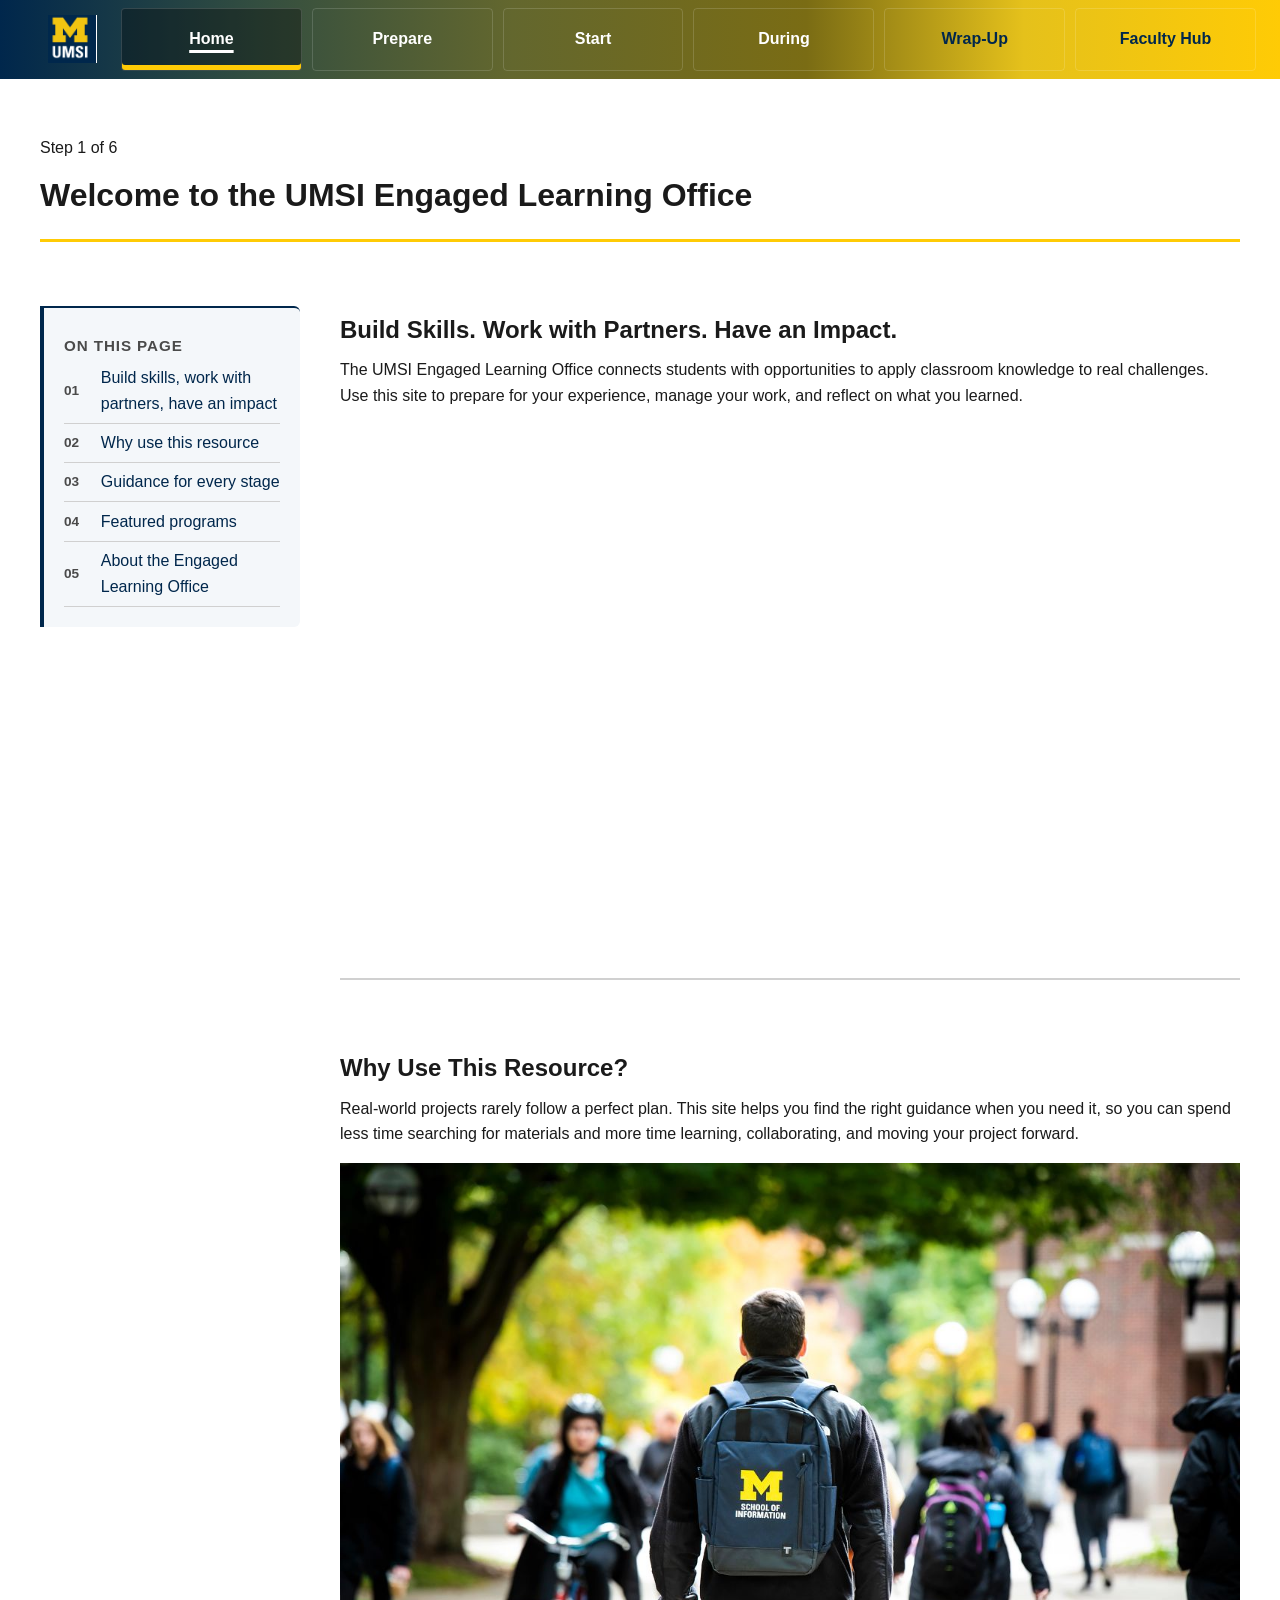
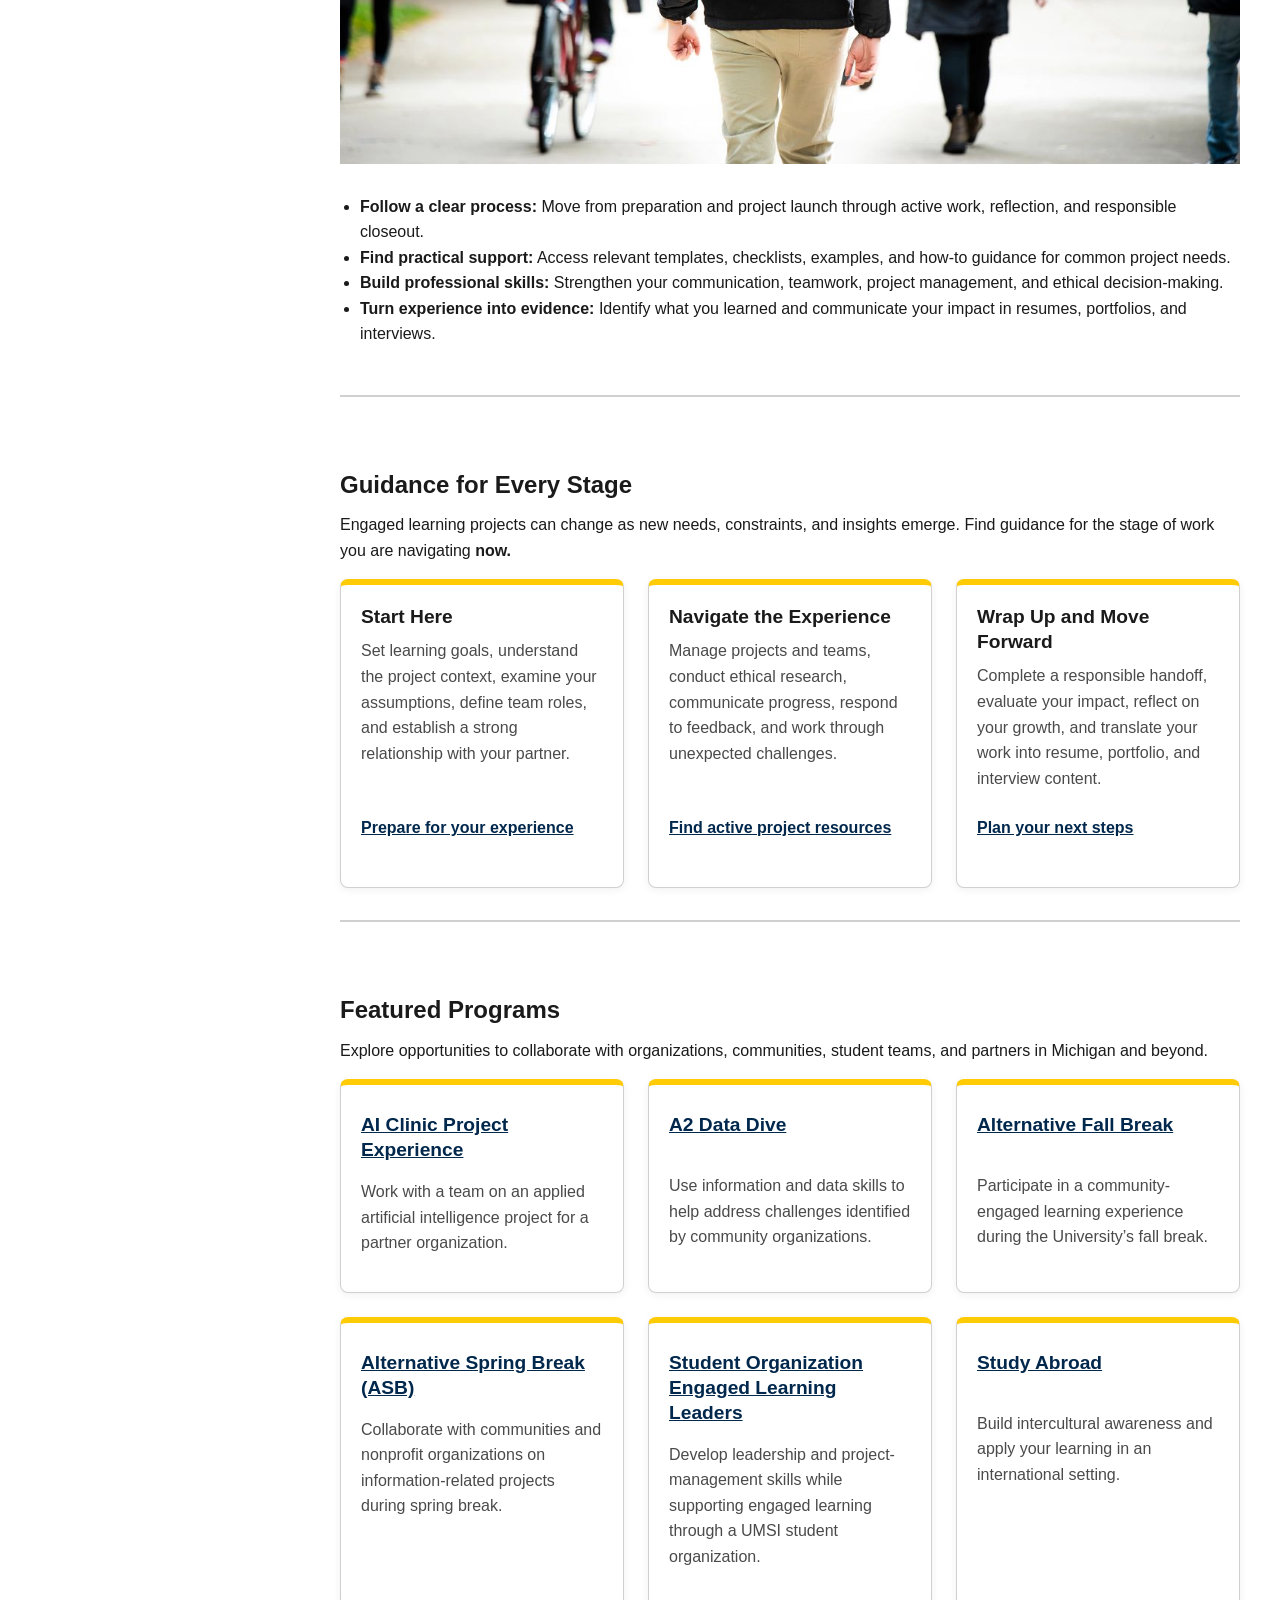
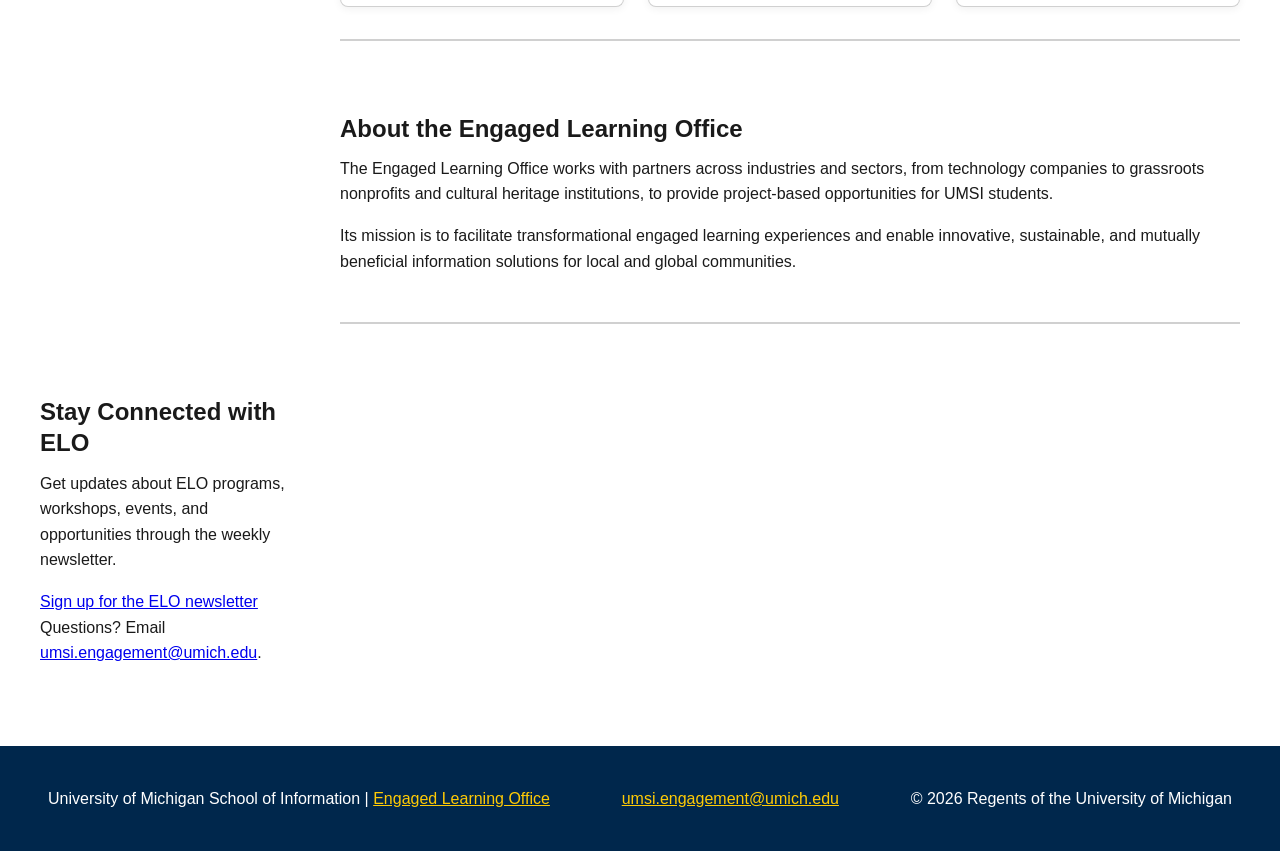
<file: index.html>
<!DOCTYPE html>
<html lang="en">
<head>
    <meta charset="UTF-8">
    <meta name="viewport" content="width=device-width, initial-scale=1.0">
    <link rel="stylesheet" href="html5reset.css">
    <link rel="stylesheet" href="style.css">
    <link rel="icon" href="images/umsi-logo.jpg">
    <title>Welcome to the UMSI Engaged Learning Office | UMSI</title>
</head>
<body>

    <!-- Sticky process bar: logo tile on the left, process steps beside it -->
    <header class="site-header">
        <div class="skip"><a href="#main">Skip to Main Content</a></div>
      <a href="index.html" class="brand" aria-label="Home - University of Michigan">
          <img src="images/umsi-logo.jpg" alt="University of Michigan Logo">
        </a>
 
        <nav class="process-nav" aria-label="Project process">
            <ol class="process-steps">
              <li><a href="index.html" aria-current="page">Home</a></li>
              <li><a href="prep.html" title="Preparing for Your Experience">Prepare</a></li>
              <li><a href="starting.html"  title="Starting Your Experience">Start</a></li>
              <li><a href="experience.html" title="During Your Experience">During</a></li>
              <li><a href="ending.html" title="Wrap-Up, Impact &amp; Next Steps">Wrap-Up</a></li>
              <li><a href="faculty.html" >Faculty Hub</a></li>
            </ol>
        </nav>
    </header>

    <!-- Page title -->
    <main id="main">
    <div class="page-title">
        <p class="eyebrow">Step 1 of 6</p>
        <h1>Welcome to the UMSI Engaged Learning Office</h1>
    </div>

    <!-- Anchor table of contents -->
    <nav class="on-this-page" aria-labelledby="toc-title">
        <h2 id="toc-title">On this page</h2>
        <ul>
            <li><a href="#intro">Build skills, work with partners, have an impact</a></li>
            <li><a href="#why">Why use this resource</a></li>
            <li><a href="#stages">Guidance for every stage</a></li>
            <li><a href="#programs">Featured programs</a></li>
            <li><a href="#about">About the Engaged Learning Office</a></li>
        </ul>
    </nav>


    <section id="intro" class="content-section">
        <h2>Build Skills. Work with Partners. Have an Impact.</h2>
        <p>
            The UMSI Engaged Learning Office connects students with opportunities to apply classroom knowledge to real challenges. Use this site to prepare for your experience, manage your work, and reflect on what you learned.
        </p>

        <div class="video">
            <iframe src="https://www.youtube.com/embed/81ZO9RfIJEQ?si=tBp82YWZMl1u7CVS" title="YouTube video player" allow="accelerometer; autoplay; clipboard-write; encrypted-media; gyroscope; picture-in-picture; web-share" referrerpolicy="strict-origin-when-cross-origin" allowfullscreen></iframe>
        </div>
        <!-- Note: this iframe might cause an Axe ARIA error - that's not on you that's on YouTube! -->
    </section>

    <section id="why" class="content-section">
        <h2>Why Use This Resource?</h2>
        <p>Real-world projects rarely follow a perfect plan. This site helps you find the right guidance when you need it, so you can spend less time searching for materials and more time learning, collaborating, and moving your project forward.</p>
        <img src="images/student-backpack.jpg" alt="A student wears a UMSI backpack on campus in fall">
        <ul>
            <li><strong>Follow a clear process:</strong> Move from preparation and project launch through active work, reflection, and responsible closeout.</li>
            <li><strong>Find practical support:</strong> Access relevant templates, checklists, examples, and how-to guidance for common project needs.</li>
            <li><strong>Build professional skills:</strong> Strengthen your communication, teamwork, project management, and ethical decision-making.</li>
            <li><strong>Turn experience into evidence:</strong> Identify what you learned and communicate your impact in resumes, portfolios, and interviews.</li>
        </ul>
    </section>

    <section id="stages" class="content-section">
        <h2>Guidance for Every Stage</h2>
        <p>Engaged learning projects can change as new needs, constraints, and insights emerge. Find guidance for the stage of work you are navigating <strong>now.</strong></p>
        <div class="card-grid">
            <article class="card">
                <h3>Start Here</h3>
                <p>Set learning goals, understand the project context, examine your assumptions, define team roles, and establish a strong relationship with your partner.</p>
                <a href="prep.html">Prepare for your experience</a>
            </article>
            <article class="card">
                <h3>Navigate the Experience</h3>
                <p>Manage projects and teams, conduct ethical research, communicate progress, respond to feedback, and work through unexpected challenges.</p>
                <a href="experience.html">Find active project resources</a>
            </article>
            <article class="card">
                <h3>Wrap Up and Move Forward</h3>
                <p>Complete a responsible handoff, evaluate your impact, reflect on your growth, and translate your work into resume, portfolio, and interview content.</p>
                <a href="ending.html">Plan your next steps</a>
            </article>
        </div>
    </section>

    <section id="programs" class="content-section">
        <h2>Featured Programs</h2>
        <p>Explore opportunities to collaborate with organizations, communities, student teams, and partners in Michigan and beyond.</p>
        <div class="card-grid">
            <article class="card">
                <h3><a href="https://mcompass.umich.edu/_portal/tds-program-brochure?programid=12810">AI Clinic Project Experience</a></h3>
                <p>Work with a team on an applied artificial intelligence project for a partner organization.</p>
            </article>
            <article class="card">
                <h3><a href="https://mcompass.umich.edu/_portal/tds-program-brochure?programid=12556">A2 Data Dive</a></h3>
                <p>Use information and data skills to help address challenges identified by community organizations.</p>
            </article>
            <article class="card">
                <h3><a href="https://mcompass.umich.edu/_portal/tds-program-brochure?programid=11297">Alternative Fall Break</a></h3>
                <p>Participate in a community-engaged learning experience during the University’s fall break.</p>
            </article>
            <article class="card">
                <h3><a href="https://mcompass.umich.edu/_portal/tds-program-brochure?programid=10621">Alternative Spring Break (ASB)</a></h3>
                <p>Collaborate with communities and nonprofit organizations on information-related projects during spring break.</p>
            </article>
            <article class="card">
                <h3><a href="https://mcompass.umich.edu/_portal/tds-program-brochure?programid=12294">Student Organization Engaged Learning Leaders</a></h3>
                <p>Develop leadership and project-management skills while supporting engaged learning through a UMSI student organization.</p>
            </article>
            <article class="card">
                <h3><a href="https://www.si.umich.edu/student-life/study-abroad">Study Abroad</a></h3>
                <p>Build intercultural awareness and apply your learning in an international setting.</p>
            </article>
        </div>
    </section>

    <section id="about" class="content-section">
        <h2>About the Engaged Learning Office</h2>
        <p>The Engaged Learning Office works with partners across industries and sectors, from technology companies to grassroots nonprofits and cultural heritage institutions, to provide project-based opportunities for UMSI students.</p>
        <p>Its mission is to facilitate transformational engaged learning experiences and enable innovative, sustainable, and mutually beneficial information solutions for local and global communities.</p>
    </section>

    <aside>
        <h2>Stay Connected with ELO</h2>
        <p>Get updates about ELO programs, workshops, events, and opportunities through the weekly newsletter.</p>
        <div>
            <a href="https://umsi.info/elo-newsletter">Sign up for the ELO newsletter</a>
        </div>
        <p>Questions? Email <a href="mailto:umsi.engagement@umich.edu">umsi.engagement@umich.edu</a>.</p>
    </aside>

    <!-- Content taken & modified from UMGPT with the prompt, "Write me a webpage of intro content to help meet the following requirements - this is for the home page": and then pasted in the client objectives & project requirements"
    UMGPT. (2026). UMGPT ( GPT-5.6 Sol September 7th version) [Large language model]. -->
</main>

<footer class="site-footer">
        <p>University of Michigan School of Information | <a href="https://www.si.umich.edu/programs/engaged-learning/about-engaged-learning-office">Engaged Learning Office</a></p>
        <address>
            <a href="mailto:umsi.engagement@umich.edu">umsi.engagement@umich.edu</a>
        </address>
        <p>&copy; <span id="current-year">2026</span> Regents of the University of Michigan</p>
    </footer>
<script src="script.js"></script>
</body>
</html>
</file>
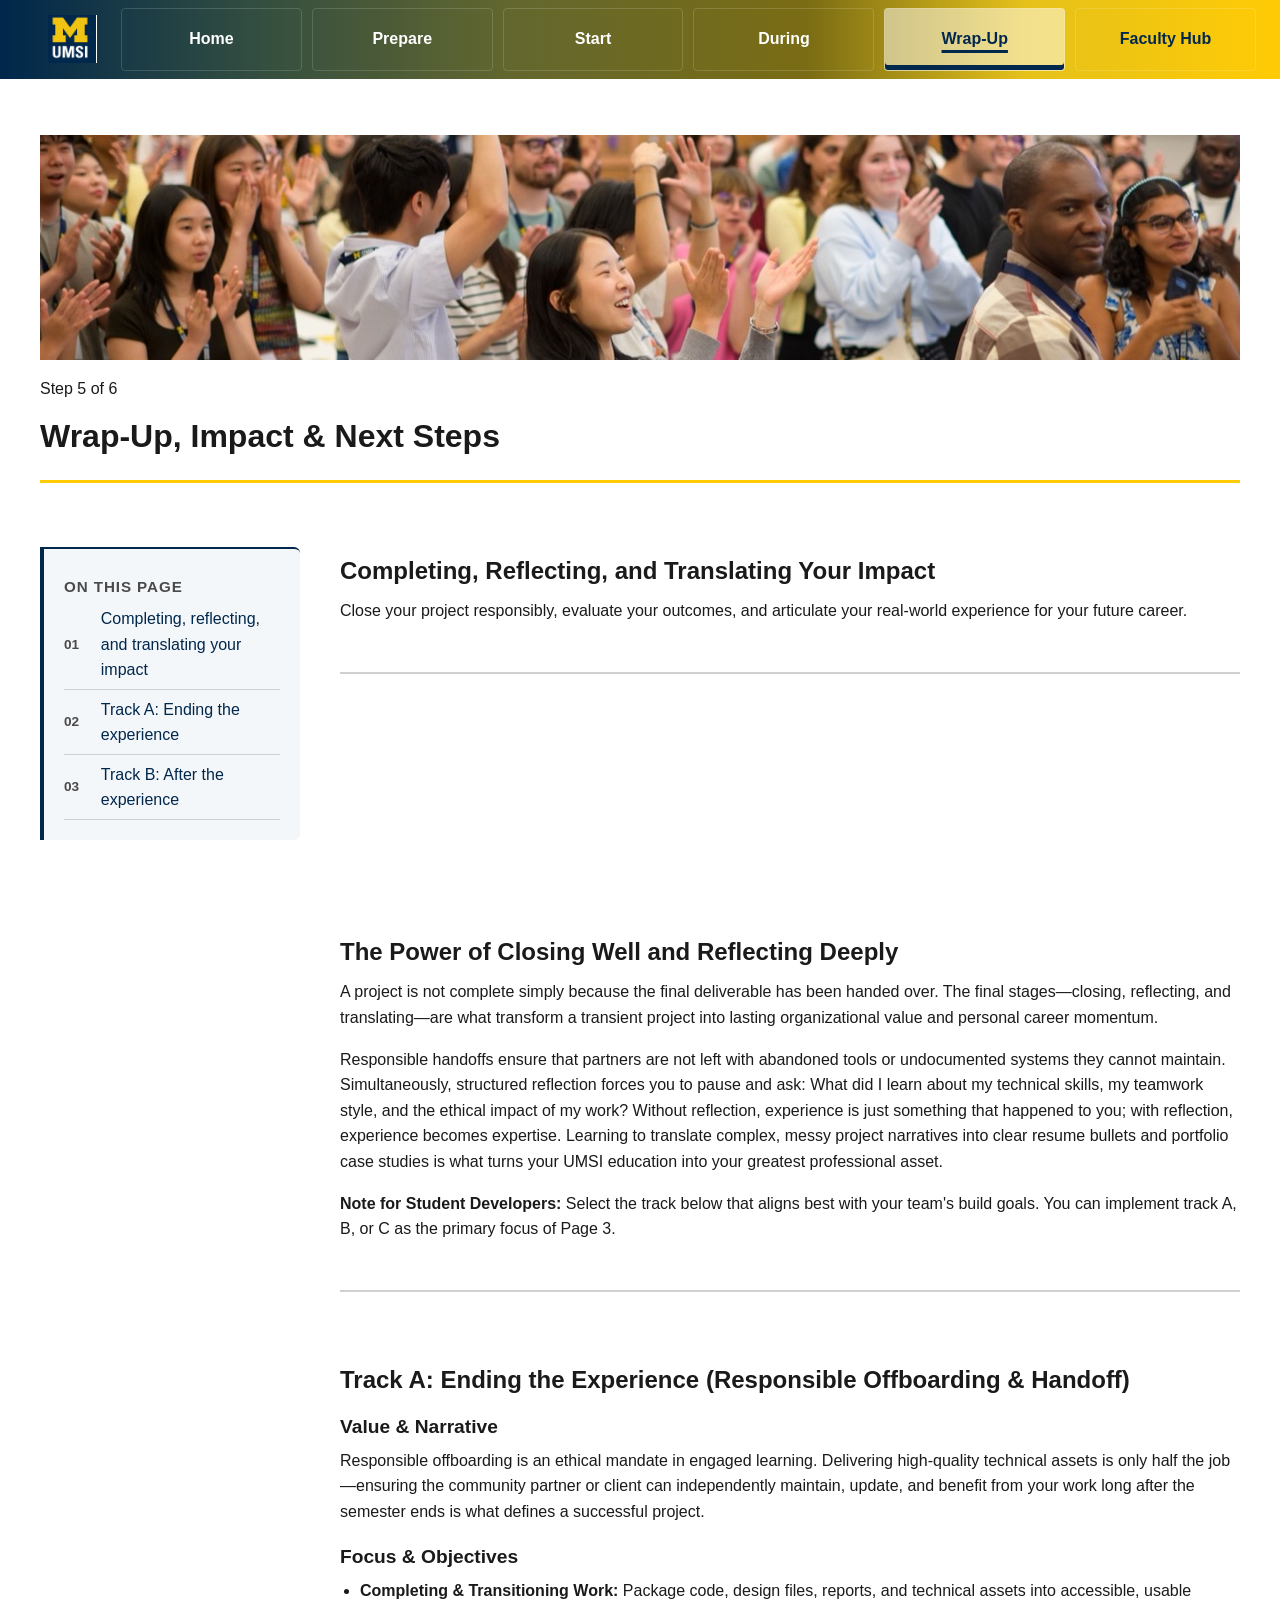
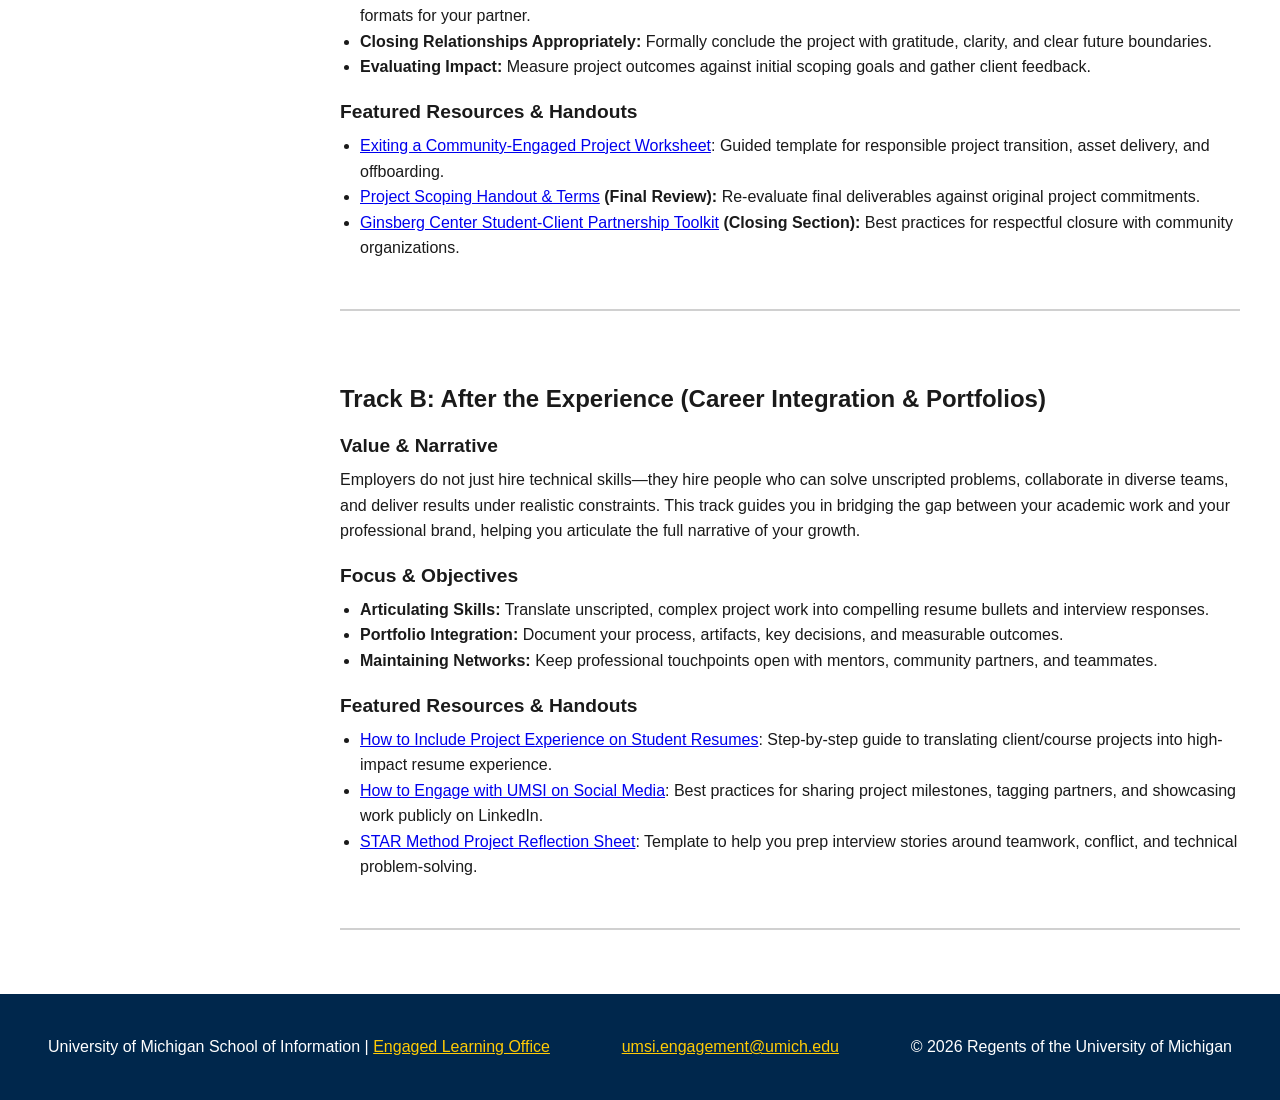
<file: ending.html>
<!DOCTYPE html>
<html lang="en">
<head>
    <meta charset="UTF-8">
    <meta name="viewport" content="width=device-width, initial-scale=1.0">
    <link rel="stylesheet" href="html5reset.css">
    <link rel="stylesheet" href="style.css">   
    <link rel="icon" href="images/umsi-logo.jpg">
    <title>Wrap-Up, Impact &amp; Next Steps | UMSI</title>
</head>
<body>

    <!-- Sticky process bar -->
    <header class="site-header">
        <div class="skip"><a href="#main">Skip to Main Content</a></div>
        <a href="index.html" class="brand" aria-label="Home - University of Michigan">
          <img src="images/umsi-logo.jpg" alt="University of Michigan Logo">
        </a>
        <nav class="process-nav" aria-label="Project process">
            <ol class="process-steps">
              <li><a href="index.html">Home</a></li>
              <li><a href="prep.html" title="Preparing for Your Experience">Prepare</a></li>
              <li><a href="starting.html" title="Starting Your Experience">Start</a></li>
              <li><a href="experience.html" title="During Your Experience">During</a></li>
              <li><a href="ending.html" title="Wrap-Up, Impact &amp; Next Steps" aria-current="page">Wrap-Up</a></li>
              <li><a href="faculty.html">Faculty Hub</a></li>
            </ol>
        </nav>
    </header>

    <!-- Page title -->
    <main id="main">
    <div class="page-title">
        <img src="images/ending-web.jpg" alt="Students clapping and cheering in a crowded room">
        <p class="eyebrow">Step 5 of 6</p>
        <h1>Wrap-Up, Impact &amp; Next Steps</h1>
    </div>

    <!-- Anchor table of contents -->
    <nav class="on-this-page" aria-labelledby="toc-title">
        <h2 id="toc-title">On this page</h2>
        <ul>
            <li><a href="#overview">Completing, reflecting, and translating your impact</a></li>
            <li><a href="#track-a">Track A: Ending the experience</a></li>
            <li><a href="#track-b">Track B: After the experience</a></li>
        </ul>
    </nav>


    <section id="overview" class="content-section">
        <h2>Completing, Reflecting, and Translating Your Impact</h2>
        <p>Close your project responsibly, evaluate your outcomes, and articulate your real-world experience for your future career.</p>
    </section>

    <section id="power" class="content-section">
        <h2>The Power of Closing Well and Reflecting Deeply</h2>
        <p>A project is not complete simply because the final deliverable has been handed over. The final stages—closing, reflecting, and translating—are what transform a transient project into lasting organizational value and personal career momentum.</p>
        <p>Responsible handoffs ensure that partners are not left with abandoned tools or undocumented systems they cannot maintain. Simultaneously, structured reflection forces you to pause and ask: What did I learn about my technical skills, my teamwork style, and the ethical impact of my work? Without reflection, experience is just something that happened to you; with reflection, experience becomes expertise. Learning to translate complex, messy project narratives into clear resume bullets and portfolio case studies is what turns your UMSI education into your greatest professional asset.</p>
        <p><strong>Note for Student Developers:</strong> Select the track below that aligns best with your team's build goals. You can implement track A, B, or C as the primary focus of Page 3.</p>
    </section>

    <section id="track-a" class="content-section">
        <h2>Track A: Ending the Experience (Responsible Offboarding &amp; Handoff)</h2>

        <h3>Value &amp; Narrative</h3>
        <p>Responsible offboarding is an ethical mandate in engaged learning. Delivering high-quality technical assets is only half the job—ensuring the community partner or client can independently maintain, update, and benefit from your work long after the semester ends is what defines a successful project.</p>

        <article>
            <h3>Focus &amp; Objectives</h3>
            <ul>
                <li><strong>Completing &amp; Transitioning Work:</strong> Package code, design files, reports, and technical assets into accessible, usable formats for your partner.</li>
                <li><strong>Closing Relationships Appropriately:</strong> Formally conclude the project with gratitude, clarity, and clear future boundaries.</li>
                <li><strong>Evaluating Impact:</strong> Measure project outcomes against initial scoping goals and gather client feedback.</li>
            </ul>
        </article>

        <article>
            <h3>Featured Resources &amp; Handouts</h3>
            <ul>
                <li><a href="https://docs.google.com/document/d/1-gfg_EZ3T8pa3T0a130Qvtpl1bYoLOVEHSNpGHcJtFA/edit?usp=drive_link">Exiting a Community-Engaged Project Worksheet</a>: Guided template for responsible project transition, asset delivery, and offboarding.</li>
                <li><a href="https://docs.google.com/document/d/1TrEDolwmOIlXgYgAP9VvlOGoYOwFfe6KxzZOgZSVYVw/edit?usp=drive_link">Project Scoping Handout &amp; Terms</a> <strong>(Final Review):</strong> Re-evaluate final deliverables against original project commitments.</li>
                <li><a href="https://ginsberg.umich.edu/article/campus-community-partnerships-toolkit">Ginsberg Center Student-Client Partnership Toolkit</a> <strong>(Closing Section):</strong> Best practices for respectful closure with community organizations.</li>
            </ul>
        </article>
    </section>

    <section id="track-b" class="content-section">
        <h2>Track B: After the Experience (Career Integration &amp; Portfolios)</h2>

        <h3>Value &amp; Narrative</h3>
        <p>Employers do not just hire technical skills—they hire people who can solve unscripted problems, collaborate in diverse teams, and deliver results under realistic constraints. This track guides you in bridging the gap between your academic work and your professional brand, helping you articulate the full narrative of your growth.</p>

        <article>
            <h3>Focus &amp; Objectives</h3>
            <ul>
                <li><strong>Articulating Skills:</strong> Translate unscripted, complex project work into compelling resume bullets and interview responses.</li>
                <li><strong>Portfolio Integration:</strong> Document your process, artifacts, key decisions, and measurable outcomes.</li>
                <li><strong>Maintaining Networks:</strong> Keep professional touchpoints open with mentors, community partners, and teammates.</li>
            </ul>
        </article>

        <article>
            <h3>Featured Resources &amp; Handouts</h3>
            <ul>
                <li><a href="https://docs.google.com/document/d/1mjyX6jgqXFrY7SFYaA3J2cTh1ZnHH0FKF5aUKfXzXKo/edit?tab=t.0">How to Include Project Experience on Student Resumes</a>: Step-by-step guide to translating client/course projects into high-impact resume experience.</li>
                <li><a href="https://docs.google.com/document/d/1jwQg_Y4jECLPHqcyOtJtDTK5x-68KstexfPbh6jXHnA/edit?tab=t.0">How to Engage with UMSI on Social Media</a>: Best practices for sharing project milestones, tagging partners, and showcasing work publicly on LinkedIn.</li>
                <li><a href="https://careercenter.umich.edu/content/interviewing-resources">STAR Method Project Reflection Sheet</a>: Template to help you prep interview stories around teamwork, conflict, and technical problem-solving.</li>
            </ul>
        </article>
    </section>

</main>

<footer class="site-footer">
        <p>University of Michigan School of Information | <a href="https://www.si.umich.edu/programs/engaged-learning/about-engaged-learning-office">Engaged Learning Office</a></p>
        <address>
            <a href="mailto:umsi.engagement@umich.edu">umsi.engagement@umich.edu</a>
        </address>
        <p>&copy; <span id="current-year">2026</span> Regents of the University of Michigan</p>
    </footer>
<script src="script.js"></script>
</body>
</html>
</file>
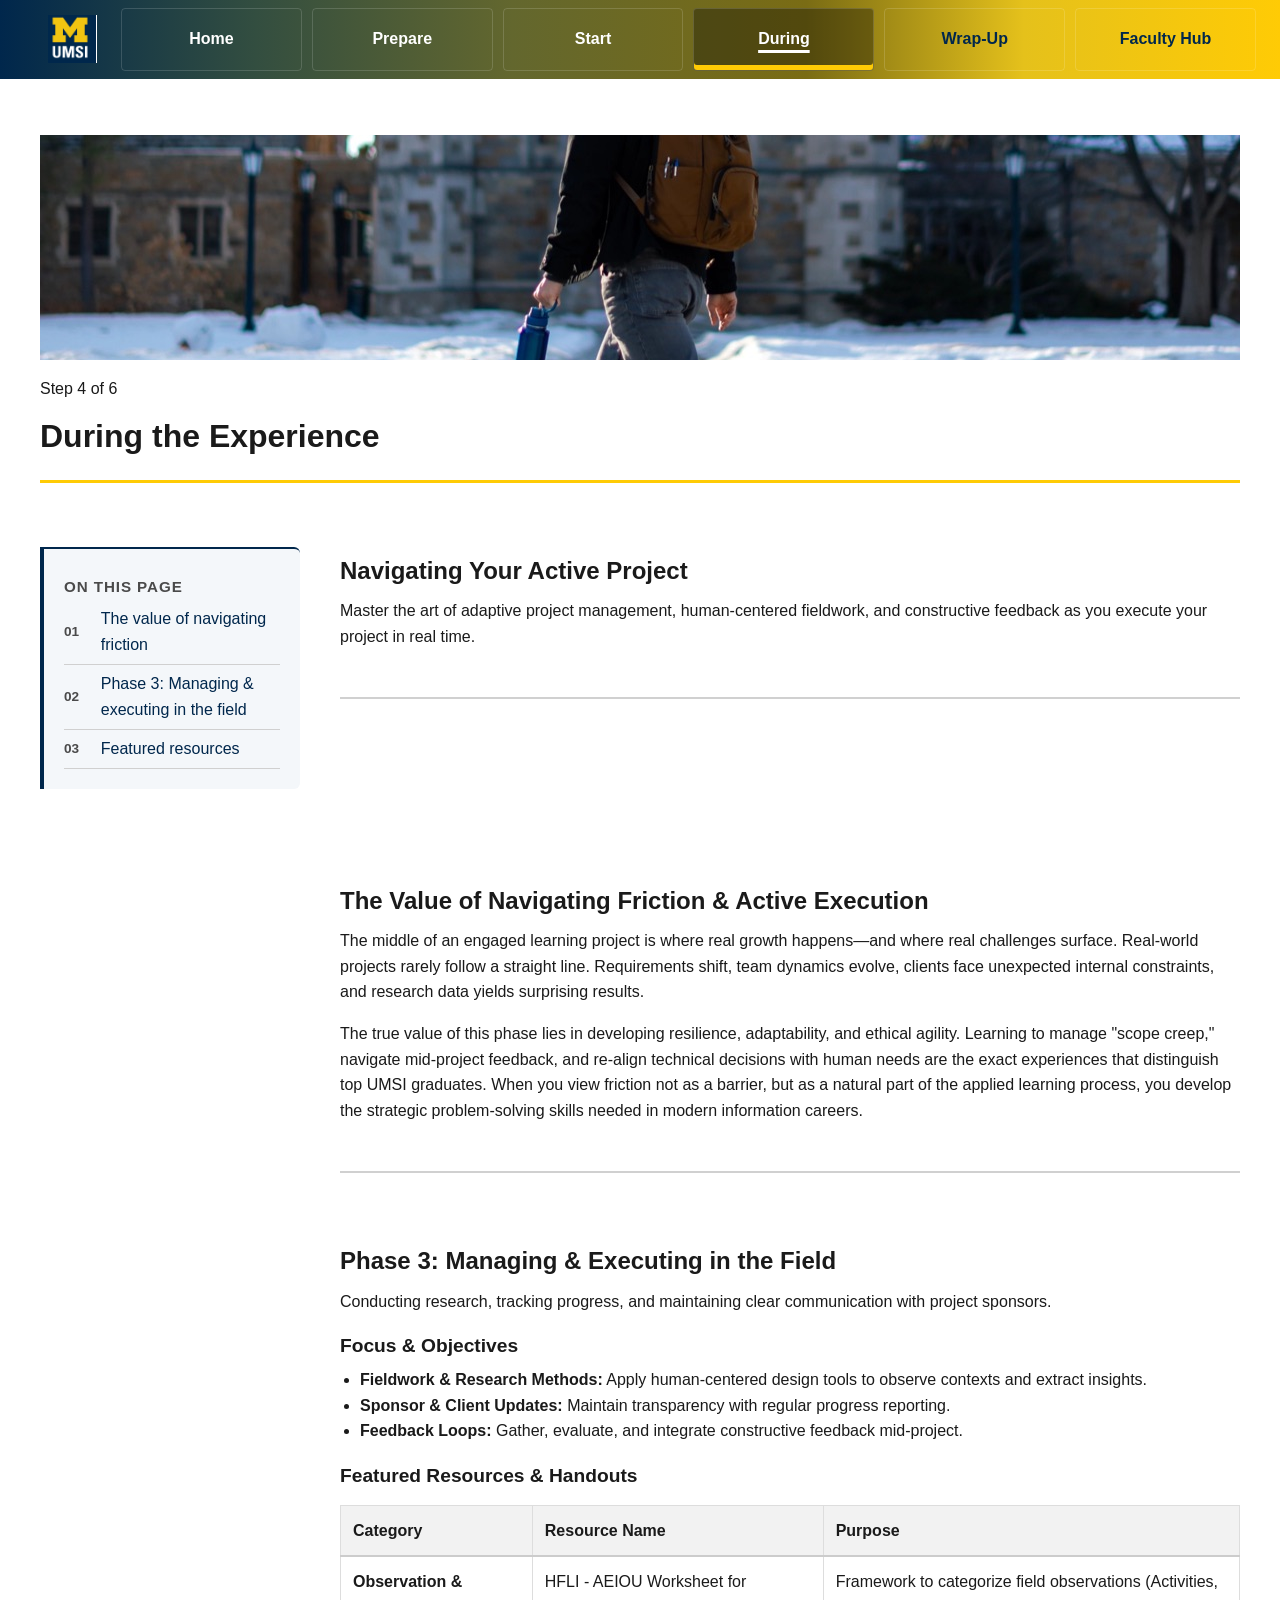
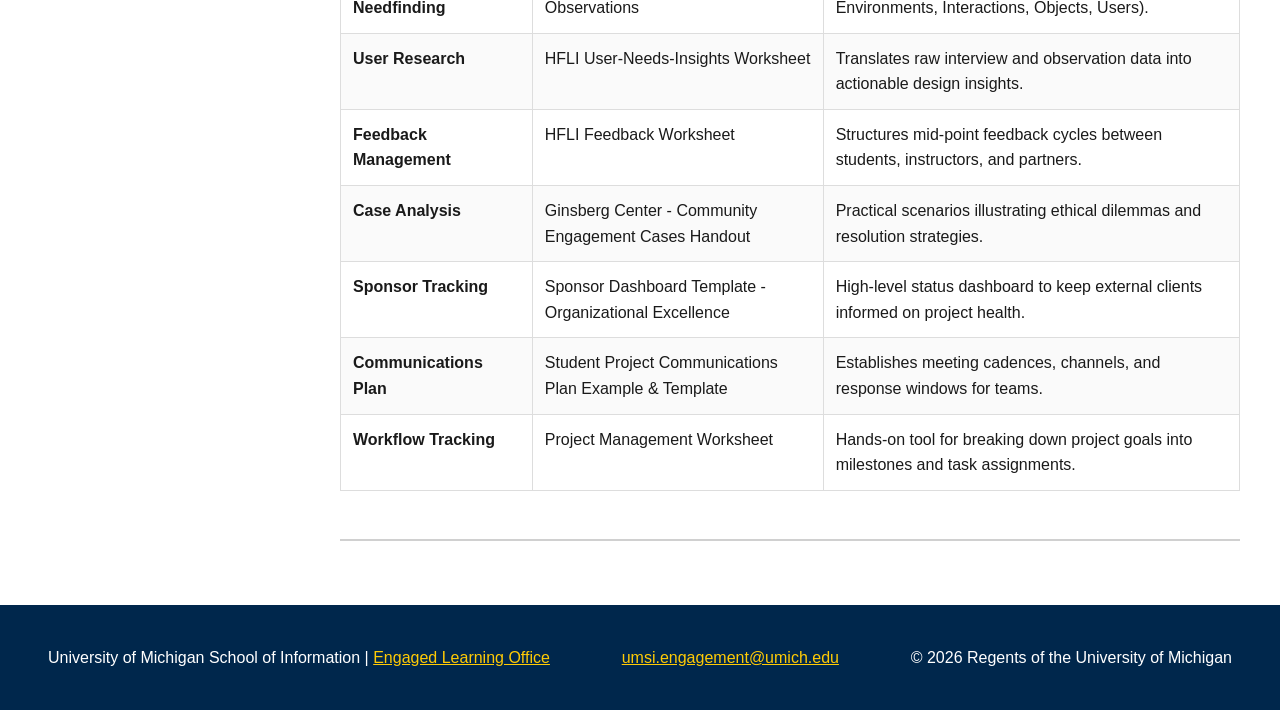
<file: experience.html>
<!DOCTYPE html>
<html lang="en">
<head>
    <meta charset="UTF-8">
    <meta name="viewport" content="width=device-width, initial-scale=1.0">
    <link rel="stylesheet" href="html5reset.css">
    <link rel="stylesheet" href="style.css">
<link rel="icon" type="image/svg+xml" href="data:image/svg+xml,%3Csvg%20xmlns='http://www.w3.org/2000/svg'%20viewBox='0%200%20100%20100'%3E%3Crect%20width='100'%20height='100'%20fill='%2300274C'/%3E%3Ctext%20x='50'%20y='72'%20font-size='65'%20font-family='Arial'%20font-weight='bold'%20text-anchor='middle'%20fill='%23FFCB05'%3EM%3C/text%3E%3C/svg%3E">
    <title>During the Experience: Navigating Your Active Project | UMSI</title>
</head>
<body>

    <!-- Sticky process bar -->
    <header class="site-header">
        <div class="skip"><a href="#main">Skip to Main Content</a></div>
         <a href="index.html" class="brand" aria-label="Home - University of Michigan">
          <img src="images/umsi-logo.jpg" alt="University of Michigan Logo">
        </a>
        <nav class="process-nav" aria-label="Project process">
            <ol class="process-steps">
              <li><a href="index.html">Home</a></li>
              <li><a href="prep.html" title="Preparing for Your Experience">Prepare</a></li>
              <li><a href="starting.html"  title="Starting Your Experience">Start</a></li>
              <li><a href="experience.html" title="During Your Experience" aria-current="page">During</a></li>
              <li><a href="ending.html" title="Wrap-Up, Impact &amp; Next Steps">Wrap-Up</a></li>
              <li><a href="faculty.html">Faculty Hub</a></li>
            </ol>
        </nav>
    </header>

    <!-- Page title -->
    <main id="main">
    <div class="page-title">
        <img src="images/experience-web.jpg" alt="A student with a backpack walks along a snowy campus path">
        <p class="eyebrow">Step 4 of 6</p>
        <h1>During the Experience</h1>
    </div>

    <!-- Anchor table of contents -->
    <nav class="on-this-page" aria-labelledby="toc-title">
        <h2 id="toc-title">On this page</h2>
        <ul>
            <li><a href="#value">The value of navigating friction</a></li>
            <li><a href="#phase-3">Phase 3: Managing &amp; executing in the field</a></li>
            <li><a href="#resources">Featured resources</a></li>
        </ul>
    </nav>


    <section id="hero" class="content-section">
        <h2>Navigating Your Active Project</h2>
        <p>Master the art of adaptive project management, human-centered fieldwork, and constructive feedback as you execute your project in real time.</p>
    </section>

    <section id="value" class="content-section">
        <h2>The Value of Navigating Friction &amp; Active Execution</h2>
        <p>The middle of an engaged learning project is where real growth happens—and where real challenges surface. Real-world projects rarely follow a straight line. Requirements shift, team dynamics evolve, clients face unexpected internal constraints, and research data yields surprising results.</p>
        <p>The true value of this phase lies in developing resilience, adaptability, and ethical agility. Learning to manage "scope creep," navigate mid-project feedback, and re-align technical decisions with human needs are the exact experiences that distinguish top UMSI graduates. When you view friction not as a barrier, but as a natural part of the applied learning process, you develop the strategic problem-solving skills needed in modern information careers.</p>
    </section>

    <section id="phase-3" class="content-section">
        <h2>Phase 3: Managing &amp; Executing in the Field</h2>
        <p>Conducting research, tracking progress, and maintaining clear communication with project sponsors.</p>

        <article>
            <h3>Focus &amp; Objectives</h3>
            <ul>
                <li><strong>Fieldwork &amp; Research Methods:</strong> Apply human-centered design tools to observe contexts and extract insights.</li>
                <li><strong>Sponsor &amp; Client Updates:</strong> Maintain transparency with regular progress reporting.</li>
                <li><strong>Feedback Loops:</strong> Gather, evaluate, and integrate constructive feedback mid-project.</li>
            </ul>
        </article>

        <article id="resources">
            <h3>Featured Resources &amp; Handouts</h3>
            <div class="table-scroll" tabindex="0" role="region" aria-label="Engaged learning worksheets and project resources">
            <table class="data-table">
                <thead>
                  <tr>
                    <th>Category</th>
                    <th>Resource Name</th>
                    <th>Purpose</th>
                  </tr>
                </thead>
                <tbody>
                  <tr>
                    <td>Observation &amp; Needfinding</td>
                    <td>HFLI - AEIOU Worksheet for Observations</td>
                    <td>Framework to categorize field observations (Activities, Environments, Interactions, Objects, Users).</td>
                  </tr>
                  <tr>
                    <td>User Research</td>
                    <td>HFLI User-Needs-Insights Worksheet</td>
                    <td>Translates raw interview and observation data into actionable design insights.</td>
                  </tr>
                  <tr>
                    <td>Feedback Management</td>
                    <td>HFLI Feedback Worksheet</td>
                    <td>Structures mid-point feedback cycles between students, instructors, and partners.</td>
                  </tr>
                  <tr>
                    <td>Case Analysis</td>
                    <td>Ginsberg Center - Community Engagement Cases Handout</td>
                    <td>Practical scenarios illustrating ethical dilemmas and resolution strategies.</td>
                  </tr>
                  <tr>
                    <td>Sponsor Tracking</td>
                    <td>Sponsor Dashboard Template - Organizational Excellence</td>
                    <td>High-level status dashboard to keep external clients informed on project health.</td>
                  </tr>
                  <tr>
                    <td>Communications Plan</td>
                    <td>Student Project Communications Plan Example &amp; Template</td>
                    <td>Establishes meeting cadences, channels, and response windows for teams.</td>
                  </tr>
                  <tr>
                    <td>Workflow Tracking</td>
                    <td>Project Management Worksheet</td>
                    <td>Hands-on tool for breaking down project goals into milestones and task assignments.</td>
                  </tr>
                </tbody>
            </table>
            </div>
        </article>
    </section>

</main>

<footer class="site-footer">
        <p>University of Michigan School of Information | <a href="https://www.si.umich.edu/programs/engaged-learning/about-engaged-learning-office">Engaged Learning Office</a></p>
        <address>
            <a href="mailto:umsi.engagement@umich.edu">umsi.engagement@umich.edu</a>
        </address>
        <p>&copy; <span id="current-year">2026</span> Regents of the University of Michigan</p>
    </footer>
<script src="script.js"></script>
</body>
</html>
</file>
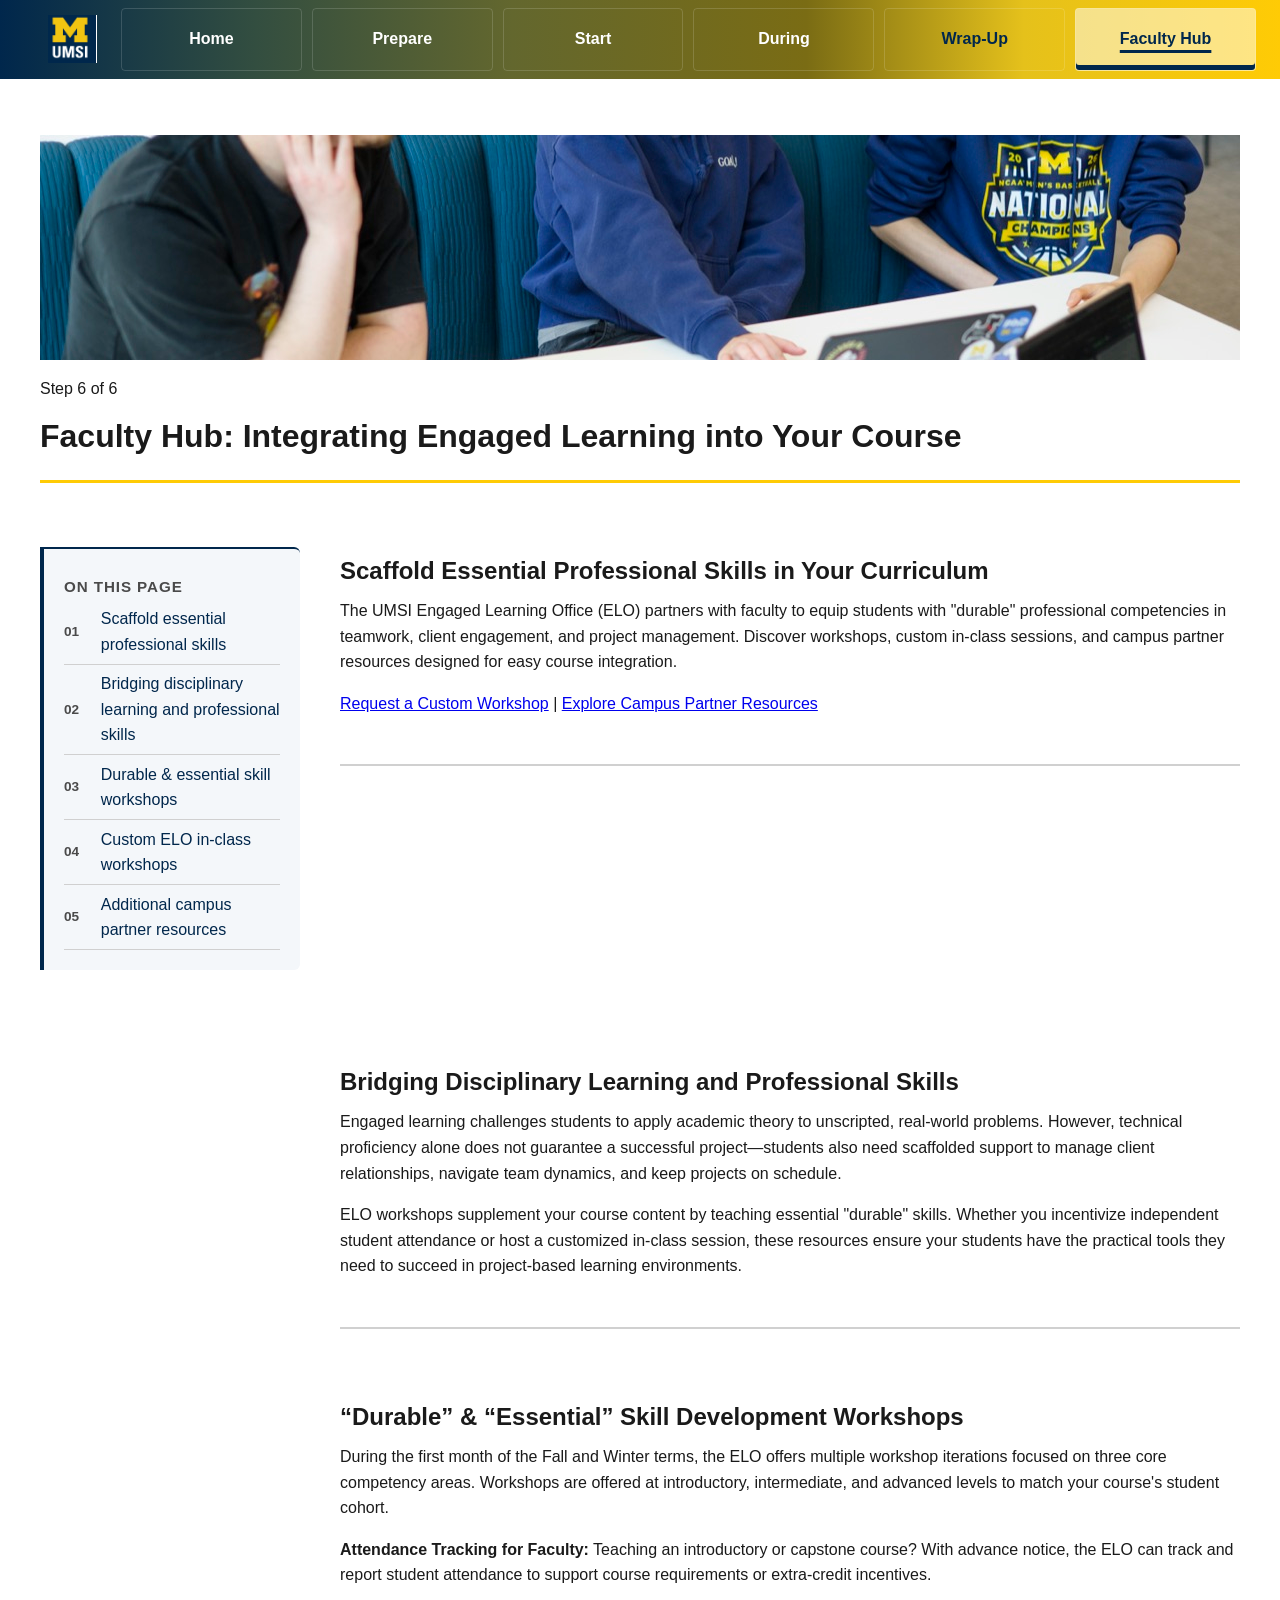
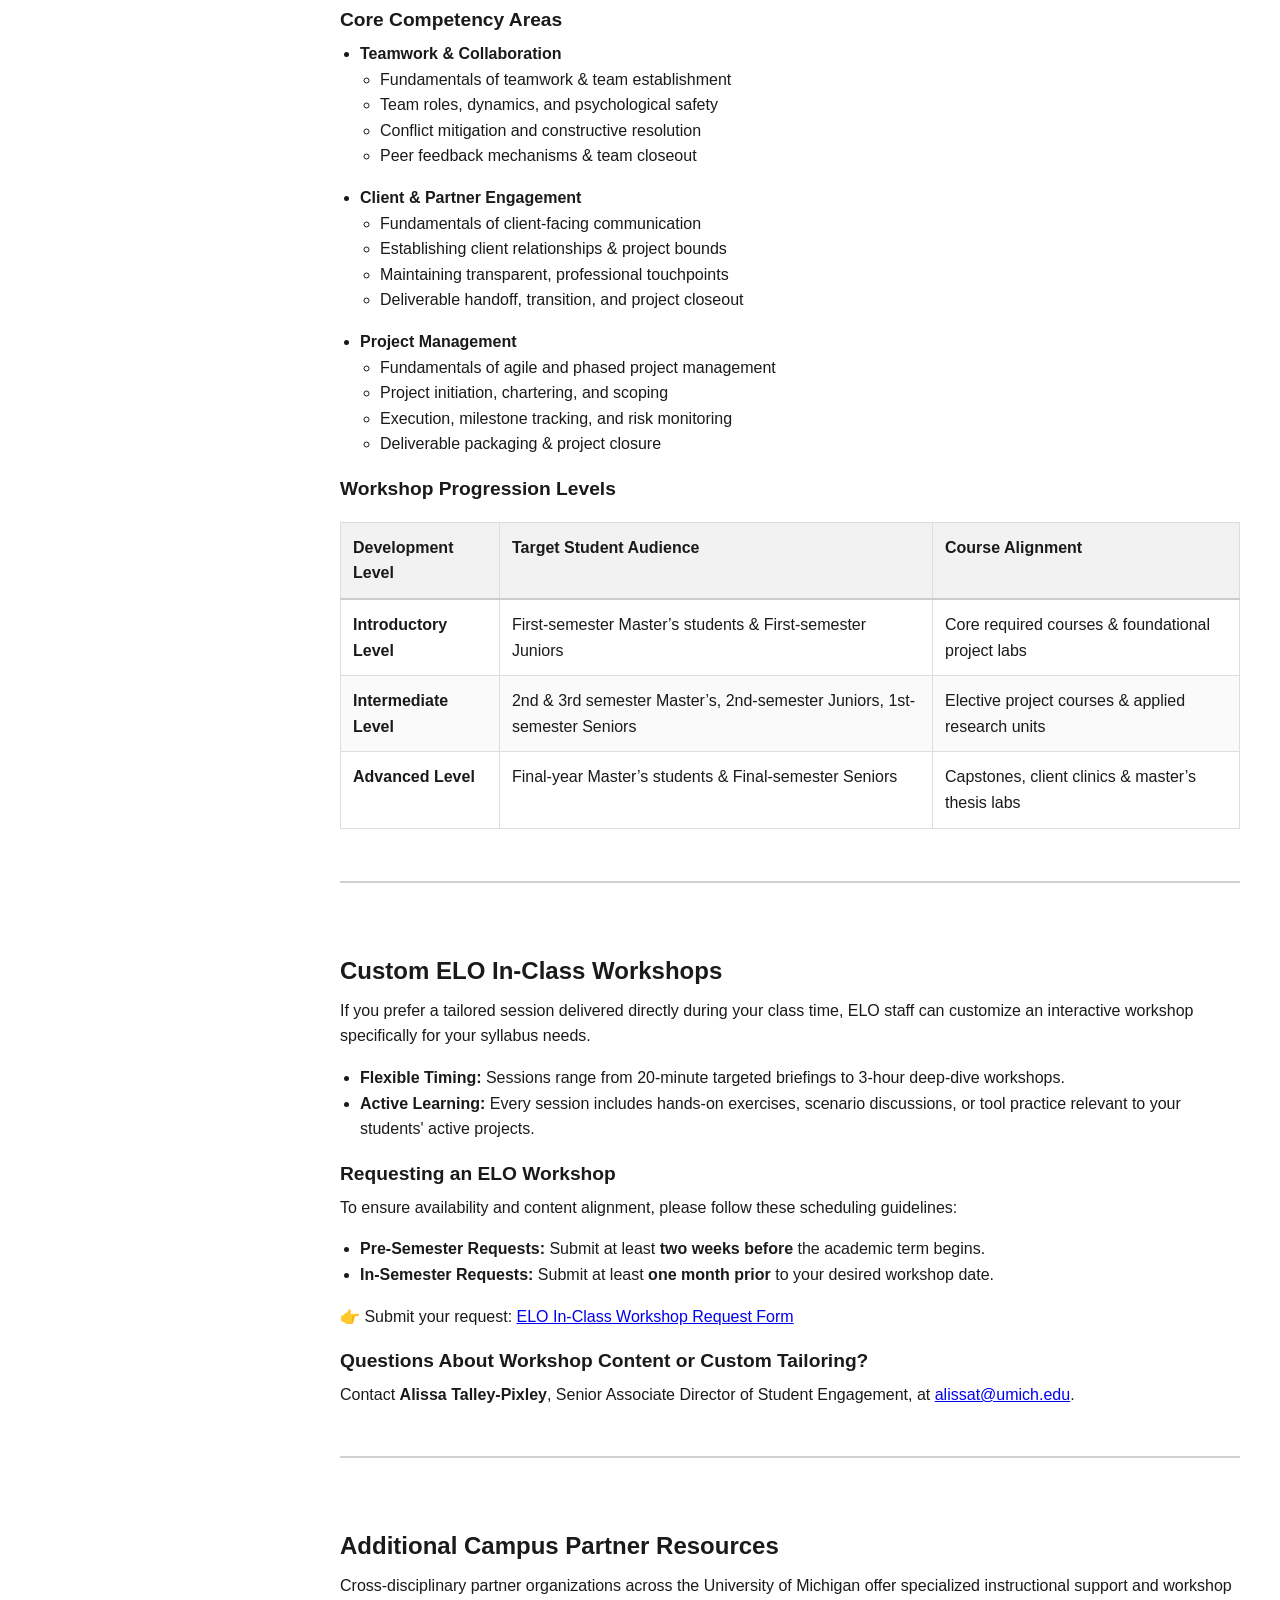
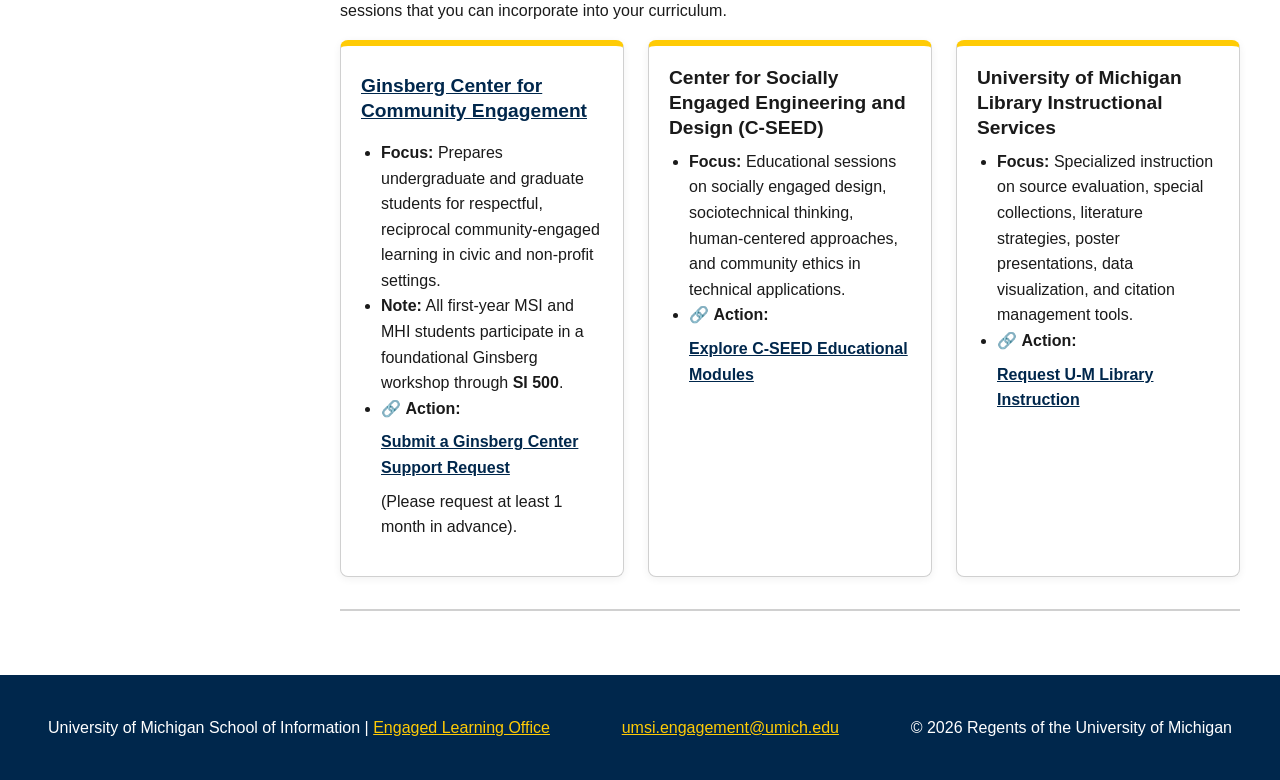
<file: faculty.html>
<!DOCTYPE html>
<html lang="en">
<head>
    <meta charset="UTF-8">
    <meta name="viewport" content="width=device-width, initial-scale=1.0">
    <link rel="stylesheet" href="html5reset.css">
    <link rel="stylesheet" href="style.css">
    <link rel="icon" href="images/umsi-logo.jpg">
    <title>Faculty Hub | UMSI</title>
</head>
<body>

    <!-- Sticky process bar -->
    <header class="site-header">
        <div class="skip"><a href="#main">Skip to Main Content</a></div>
        <a href="index.html" class="brand" aria-label="Home - University of Michigan">
          <img src="images/umsi-logo.jpg" alt="University of Michigan Logo">
        </a>
        <nav class="process-nav" aria-label="Project process">
            <ol class="process-steps">
              <li><a href="index.html">Home</a></li>
              <li><a href="prep.html" title="Preparing for Your Experience">Prepare</a></li>
              <li><a href="starting.html"  title="Starting Your Experience">Start</a></li>
              <li><a href="experience.html" title="During Your Experience">During</a></li>
              <li><a href="ending.html" title="Wrap-Up, Impact &amp; Next Steps">Wrap-Up</a></li>
              <li><a href="faculty.html" aria-current="page">Faculty Hub</a></li>
            </ol>
        </nav>
    </header>

    <!-- Page title -->
    <main id="main">
    <div class="page-title">
        <img class="hero-bottom" src="images/faculty-web.jpg" alt="Three students sit together at a table, working on laptops and talking">
        <p class="eyebrow">Step 6 of 6</p>
        <h1>Faculty Hub: Integrating Engaged Learning into Your Course</h1>
    </div>

    <!-- Anchor table of contents -->
    <nav class="on-this-page" aria-labelledby="toc-title">
        <h2 id="toc-title">On this page</h2>
        <ul>
            <li><a href="#scaffold">Scaffold essential professional skills</a></li>
            <li><a href="#bridging">Bridging disciplinary learning and professional skills</a></li>
            <li><a href="#workshops">Durable &amp; essential skill workshops</a></li>
            <li><a href="#custom-workshops">Custom ELO in-class workshops</a></li>
            <li><a href="#partners">Additional campus partner resources</a></li>
        </ul>
    </nav>


    <section id="scaffold" class="content-section">
        <h2>Scaffold Essential Professional Skills in Your Curriculum</h2>
        <p>The UMSI Engaged Learning Office (ELO) partners with faculty to equip students with "durable" professional competencies in teamwork, client engagement, and project management. Discover workshops, custom in-class sessions, and campus partner resources designed for easy course integration.</p>
        <p>
            <a href="#custom-workshops">Request a Custom Workshop</a> |
            <a href="#partners">Explore Campus Partner Resources</a>
        </p>
    </section>

    <section id="bridging" class="content-section">
        <h2>Bridging Disciplinary Learning and Professional Skills</h2>
        <p>Engaged learning challenges students to apply academic theory to unscripted, real-world problems. However, technical proficiency alone does not guarantee a successful project—students also need scaffolded support to manage client relationships, navigate team dynamics, and keep projects on schedule.</p>
        <p>ELO workshops supplement your course content by teaching essential "durable" skills. Whether you incentivize independent student attendance or host a customized in-class session, these resources ensure your students have the practical tools they need to succeed in project-based learning environments.</p>
    </section>

    <section id="workshops" class="content-section">
        <h2>“Durable” &amp; “Essential” Skill Development Workshops</h2>
        <p>During the first month of the Fall and Winter terms, the ELO offers multiple workshop iterations focused on three core competency areas. Workshops are offered at introductory, intermediate, and advanced levels to match your course's student cohort.</p>
        <p><strong>Attendance Tracking for Faculty:</strong> Teaching an introductory or capstone course? With advance notice, the ELO can track and report student attendance to support course requirements or extra-credit incentives.</p>

        <article>
            <h3>Core Competency Areas</h3>
            <ul>
                <li>
                    <strong>Teamwork &amp; Collaboration</strong>
                    <ul>
                        <li>Fundamentals of teamwork &amp; team establishment</li>
                        <li>Team roles, dynamics, and psychological safety</li>
                        <li>Conflict mitigation and constructive resolution</li>
                        <li>Peer feedback mechanisms &amp; team closeout</li>
                    </ul>
                </li>
                <li>
                    <strong>Client &amp; Partner Engagement</strong>
                    <ul>
                        <li>Fundamentals of client-facing communication</li>
                        <li>Establishing client relationships &amp; project bounds</li>
                        <li>Maintaining transparent, professional touchpoints</li>
                        <li>Deliverable handoff, transition, and project closeout</li>
                    </ul>
                </li>
                <li>
                    <strong>Project Management</strong>
                    <ul>
                        <li>Fundamentals of agile and phased project management</li>
                        <li>Project initiation, chartering, and scoping</li>
                        <li>Execution, milestone tracking, and risk monitoring</li>
                        <li>Deliverable packaging &amp; project closure</li>
                    </ul>
                </li>
            </ul>
        </article>

        <article>
            <h3>Workshop Progression Levels</h3>
            <table class="data-table">
                <thead>
                  <tr>
                    <th>Development Level</th>
                    <th>Target Student Audience</th>
                    <th>Course Alignment</th>
                  </tr>
                </thead>
                <tbody>
                  <tr>
                    <td>Introductory Level</td>
                    <td>First-semester Master’s students &amp; First-semester Juniors</td>
                    <td>Core required courses &amp; foundational project labs</td>
                  </tr>
                  <tr>
                    <td>Intermediate Level</td>
                    <td>2nd &amp; 3rd semester Master’s, 2nd-semester Juniors, 1st-semester Seniors</td>
                    <td>Elective project courses &amp; applied research units</td>
                  </tr>
                  <tr>
                    <td>Advanced Level</td>
                    <td>Final-year Master’s students &amp; Final-semester Seniors</td>
                    <td>Capstones, client clinics &amp; master’s thesis labs</td>
                  </tr>
                </tbody>
            </table>
        </article>
    </section>

    <section id="custom-workshops" class="content-section">
        <h2>Custom ELO In-Class Workshops</h2>
        <p>If you prefer a tailored session delivered directly during your class time, ELO staff can customize an interactive workshop specifically for your syllabus needs.</p>
        <ul>
            <li><strong>Flexible Timing:</strong> Sessions range from 20-minute targeted briefings to 3-hour deep-dive workshops.</li>
            <li><strong>Active Learning:</strong> Every session includes hands-on exercises, scenario discussions, or tool practice relevant to your students' active projects.</li>
        </ul>

        <article>
            <h3>Requesting an ELO Workshop</h3>
            <p>To ensure availability and content alignment, please follow these scheduling guidelines:</p>
            <ul>
                <li><strong>Pre-Semester Requests:</strong> Submit at least <strong>two weeks before</strong> the academic term begins.</li>
                <li><strong>In-Semester Requests:</strong> Submit at least <strong>one month prior</strong> to your desired workshop date.</li>
            </ul>
            <p>👉 Submit your request: <a href="https://umsi.info/elo-workshops">ELO In-Class Workshop Request Form</a></p>
        </article>

        <article>
            <h3>Questions About Workshop Content or Custom Tailoring?</h3>
            <p>Contact <strong>Alissa Talley-Pixley</strong>, Senior Associate Director of Student Engagement, at <a href="mailto:alissat@umich.edu">alissat@umich.edu</a>.</p>
        </article>
    </section>

    <section id="partners" class="content-section">
        <h2>Additional Campus Partner Resources</h2>
        <p>Cross-disciplinary partner organizations across the University of Michigan offer specialized instructional support and workshop sessions that you can incorporate into your curriculum.</p>

        <div class="card-grid">

        <article class="card">
            <h3><a href="https://ginsberg.umich.edu/">Ginsberg Center for Community Engagement</a></h3>
            <ul>
                <li><strong>Focus:</strong> Prepares undergraduate and graduate students for respectful, reciprocal community-engaged learning in civic and non-profit settings.</li>
                <li><strong>Note:</strong> All first-year MSI and MHI students participate in a foundational Ginsberg workshop through <strong>SI 500</strong>.</li>
                <li>🔗 <strong>Action:</strong> <a href="https://ginsberg.umich.edu/">Submit a Ginsberg Center Support Request</a> (Please request at least 1 month in advance).</li>
            </ul>
        </article>

        <article class="card">
            <h3>Center for Socially Engaged Engineering and Design (C-SEED)</h3>
            <ul>
                <li><strong>Focus:</strong> Educational sessions on socially engaged design, sociotechnical thinking, human-centered approaches, and community ethics in technical applications.</li>
                <li>🔗 <strong>Action:</strong> <a href="https://csed.engin.umich.edu/">Explore C-SEED Educational Modules</a></li>
            </ul>
        </article>

        <article class="card">
            <h3>University of Michigan Library Instructional Services</h3>
            <ul>
                <li><strong>Focus:</strong> Specialized instruction on source evaluation, special collections, literature strategies, poster presentations, data visualization, and citation management tools.</li>
                <li>🔗 <strong>Action:</strong> <a href="https://www.lib.umich.edu/services-and-spaces/instructors">Request U-M Library Instruction</a></li>
            </ul>
        </article>
        </div>
    </section>

</main>

<footer class="site-footer">
        <p>University of Michigan School of Information | <a href="https://www.si.umich.edu/programs/engaged-learning/about-engaged-learning-office">Engaged Learning Office</a></p>
        <address>
            <a href="mailto:umsi.engagement@umich.edu">umsi.engagement@umich.edu</a>
        </address>
        <p>&copy; <span id="current-year">2026</span> Regents of the University of Michigan</p>
    </footer>
<script src="script.js"></script>
</body>
</html>
</file>
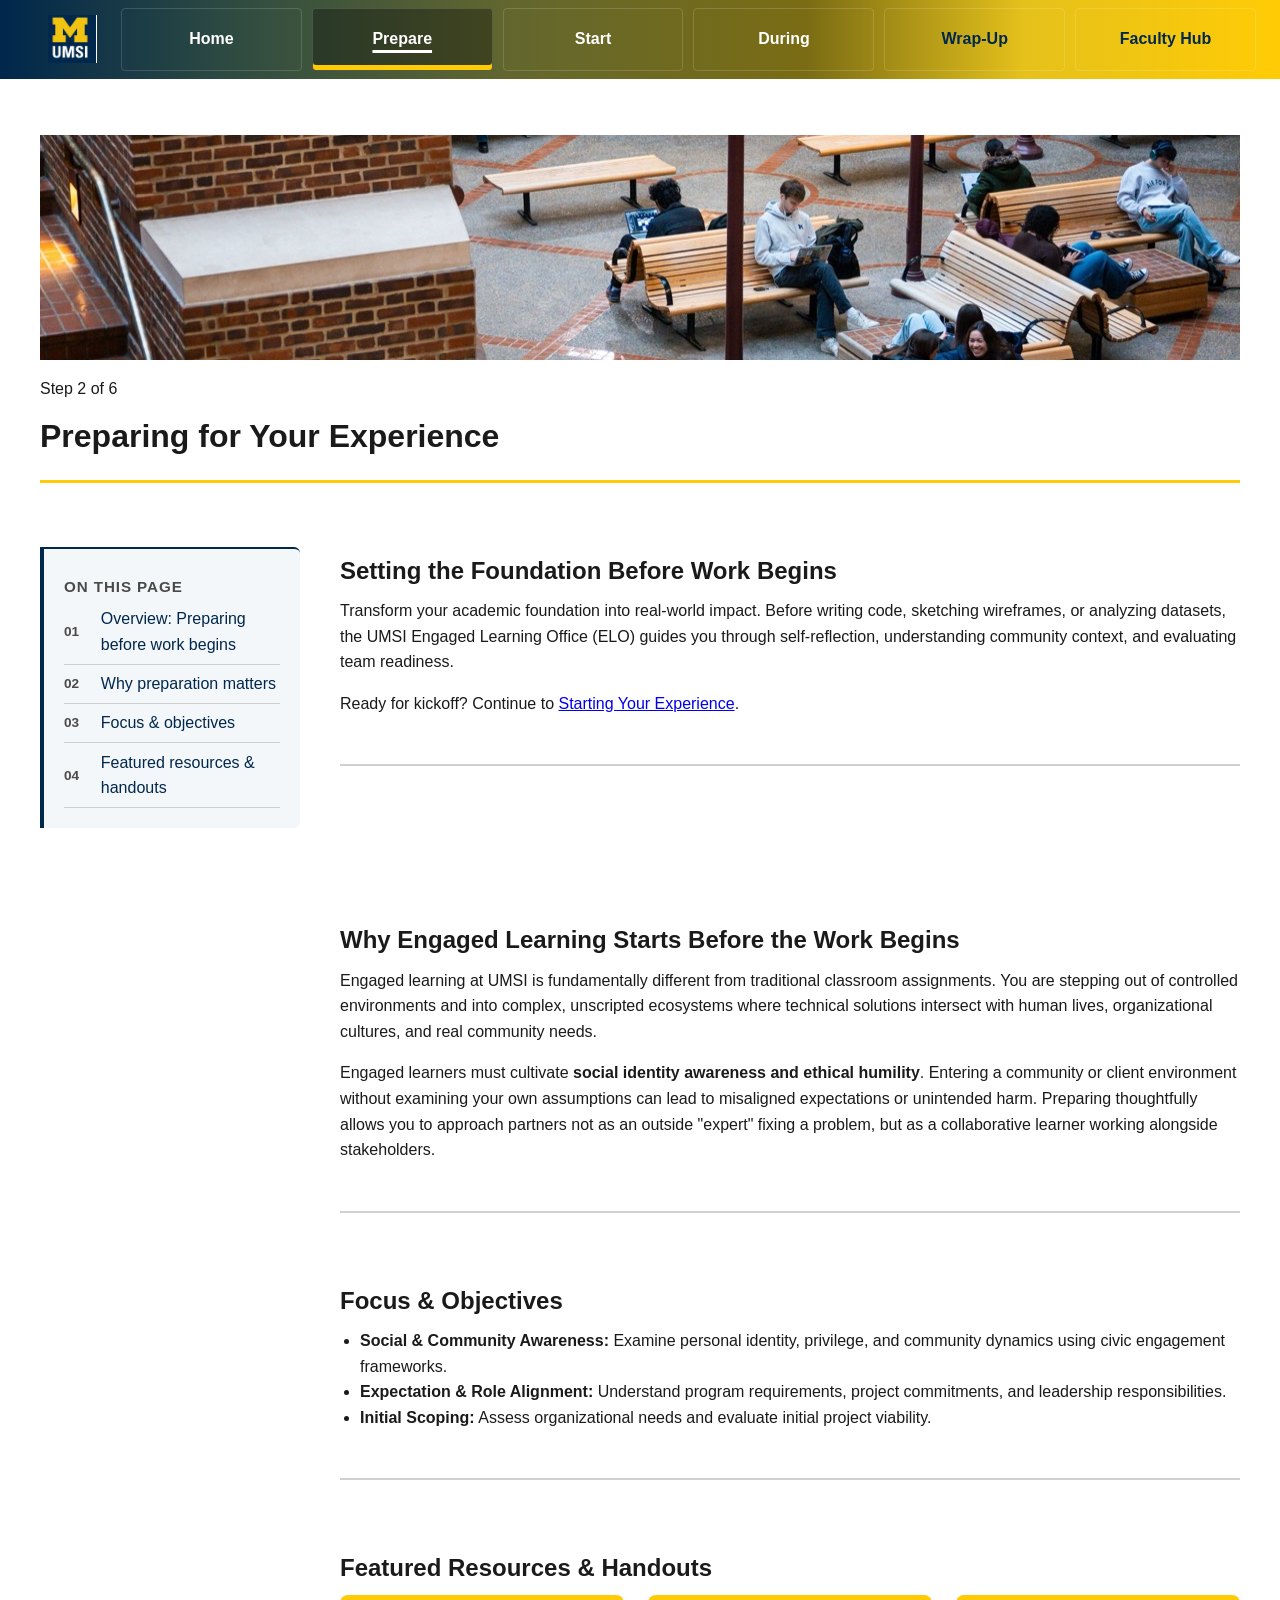
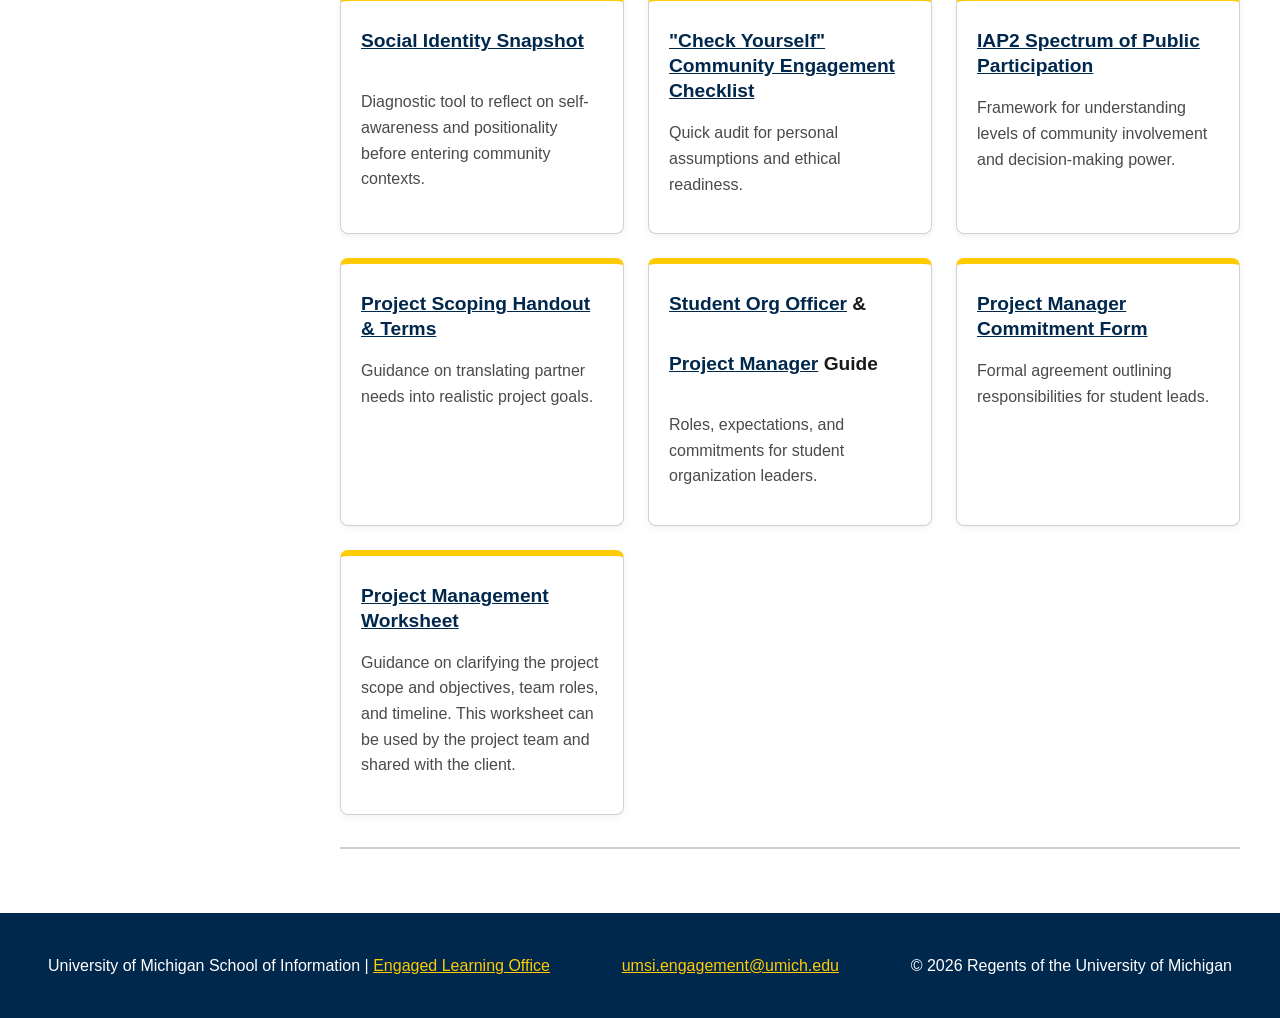
<file: prep.html>
<!DOCTYPE html>
<html lang="en">
<head>
    <meta charset="UTF-8">
    <meta name="viewport" content="width=device-width, initial-scale=1.0">
    <link rel="stylesheet" href="html5reset.css">
    <link rel="stylesheet" href="style.css">
    <link rel="icon" href="images/umsi-logo.jpg"> 
<title>Preparing for Your Experience | UMSI</title>
</head>
<body>

    <header class="site-header">
      <div class="skip"><a href="#main">Skip to Main Content</a></div>
      <a href="index.html" class="brand" aria-label="Home - University of Michigan">
          <img src="images/umsi-logo.jpg" alt="University of Michigan Logo">
        </a>

        <nav class="process-nav" aria-label="Project process">
            <ol class="process-steps">
              <li><a href="index.html">Home</a></li>
              <li><a href="prep.html"  title="Preparing for Your Experience" aria-current="page">Prepare</a></li>
              <li><a href="starting.html" title="Starting Your Experience">Start</a></li>
              <li><a href="experience.html" title="During Your Experience">During</a></li>
              <li><a href="ending.html" title="Wrap-Up, Impact &amp; Next Steps">Wrap-Up</a></li>
              <li><a href="faculty.html">Faculty Hub</a></li>
            </ol>
        </nav>
    </header>


    <main id="main">
      <div class="page-title">
        <img src="images/prep-web.jpg" alt="UMSI students collaborating in a campus lobby before starting a community project">
        <p class="eyebrow">Step 2 of 6</p>
        <h1>Preparing for Your Experience</h1>
      </div>


      <nav class="on-this-page" aria-labelledby="toc-title">
        <h2 id="toc-title">On this page</h2>
        <ul>
            <li><a href="#overview">Overview: Preparing before work begins</a></li>
            <li><a href="#why">Why preparation matters</a></li>
            <li><a href="#objectives">Focus &amp; objectives</a></li>
            <li><a href="#resources">Featured resources &amp; handouts</a></li>
        </ul>
      </nav>

      <section id="overview" class="content-section">
        <h2>Setting the Foundation Before Work Begins</h2>
        <p>Transform your academic foundation into real-world impact. Before writing code, sketching wireframes, or analyzing datasets, the UMSI Engaged Learning Office (ELO) guides you through self-reflection, understanding community context, and evaluating team readiness.</p>
        <p>Ready for kickoff? Continue to <a href="starting.html">Starting Your Experience</a>.</p>
      </section>

      <section id="why" class="content-section">
        <h2>Why Engaged Learning Starts Before the Work Begins</h2>
        <p>Engaged learning at UMSI is fundamentally different from traditional classroom assignments. You are stepping out of controlled environments and into complex, unscripted ecosystems where technical solutions intersect with human lives, organizational cultures, and real community needs.</p>
        <p>Engaged learners must cultivate <strong>social identity awareness and ethical humility</strong>. Entering a community or client environment without examining your own assumptions can lead to misaligned expectations or unintended harm. Preparing thoughtfully allows you to approach partners not as an outside "expert" fixing a problem, but as a collaborative learner working alongside stakeholders.</p>
      </section>

      <section id="objectives" class="content-section">
        <h2>Focus &amp; Objectives</h2>
        <ul>
          <li><strong>Social &amp; Community Awareness:</strong> Examine personal identity, privilege, and community dynamics using civic engagement frameworks.</li>
          <li><strong>Expectation &amp; Role Alignment:</strong> Understand program requirements, project commitments, and leadership responsibilities.</li>
          <li><strong>Initial Scoping:</strong> Assess organizational needs and evaluate initial project viability.</li>
        </ul>
      </section>

      <section id="resources" class="content-section">
        <h2>Featured Resources &amp; Handouts</h2>
        <div class="card-grid">
          <article class="card">
            <h3><a href="https://sites.lsa.umich.edu/equitable-teaching/social-identity-snapshot/">Social Identity Snapshot</a></h3>
            <p>Diagnostic tool to reflect on self-awareness and positionality before entering community contexts.</p>
          </article>
          <article class="card">
            <h3><a href="https://docs.google.com/document/d/1Qt9YeStVwDHjwJhOLAz42JSNQR2lFMurdUtxtdrGkuc/edit?tab=t.0#heading=h.ch0bvccjkrzn">"Check Yourself" Community Engagement Checklist</a></h3>
            <p>Quick audit for personal assumptions and ethical readiness.</p>
          </article>
          <article class="card">
            <h3><a href="https://drive.google.com/file/d/1zc1RNlrDxV51-muOERdDTnINQcquJpOA/view?usp=sharing">IAP2 Spectrum of Public Participation</a></h3>
            <p>Framework for understanding levels of community involvement and decision-making power.</p>
          </article>
          <article class="card">
            <h3><a href="https://docs.google.com/document/d/1TrEDolwmOIlXgYgAP9VvlOGoYOwFfe6KxzZOgZSVYVw/edit?usp=drive_link">Project Scoping Handout &amp; Terms</a></h3>
            <p>Guidance on translating partner needs into realistic project goals.</p>
          </article>
          <article class="card">
            <h3><a href="https://docs.google.com/document/d/1AexsV_JeSd0kRUBbcifZpfBu6y6Zi8Y0iJScp1I3gkM/edit?usp=drive_link">Student Org Officer</a> &amp; <a href="https://docs.google.com/document/u/0/d/1uwOOS0TrXWzcSShj8DUFpckWo0t1UNu_Q7WVbZnLhX0/edit">Project Manager</a> Guide</h3>
            <p>Roles, expectations, and commitments for student organization leaders.</p>
          </article>
          <article class="card">
            <h3><a href="https://docs.google.com/document/d/1U4lCNGyWKJ3C2i_VgFqAR45Z4zF1FehuthuqT-M2wdI/edit?usp=drive_link">Project Manager Commitment Form</a></h3>
            <p>Formal agreement outlining responsibilities for student leads.</p>
          </article>
          <article class="card">
            <h3><a href="https://docs.google.com/document/d/1twc-7TYWmb_PNrOBiDI1NuJqJAuhluTICr22GRd_NLc/edit?usp=drive_link">Project Management Worksheet</a></h3>
            <p>Guidance on clarifying the project scope and objectives, team roles, and timeline. This worksheet can be used by the project team and shared with the client.</p>
          </article>
        </div>
      </section>
    </main>

<footer class="site-footer">
        <p>University of Michigan School of Information | <a href="https://www.si.umich.edu/programs/engaged-learning/about-engaged-learning-office">Engaged Learning Office</a></p>
        <address>
            <a href="mailto:umsi.engagement@umich.edu">umsi.engagement@umich.edu</a>
        </address>
        <p>&copy; <span id="current-year">2026</span> Regents of the University of Michigan</p>
    </footer>
<script src="script.js"></script>
</body>
</html>
</file>
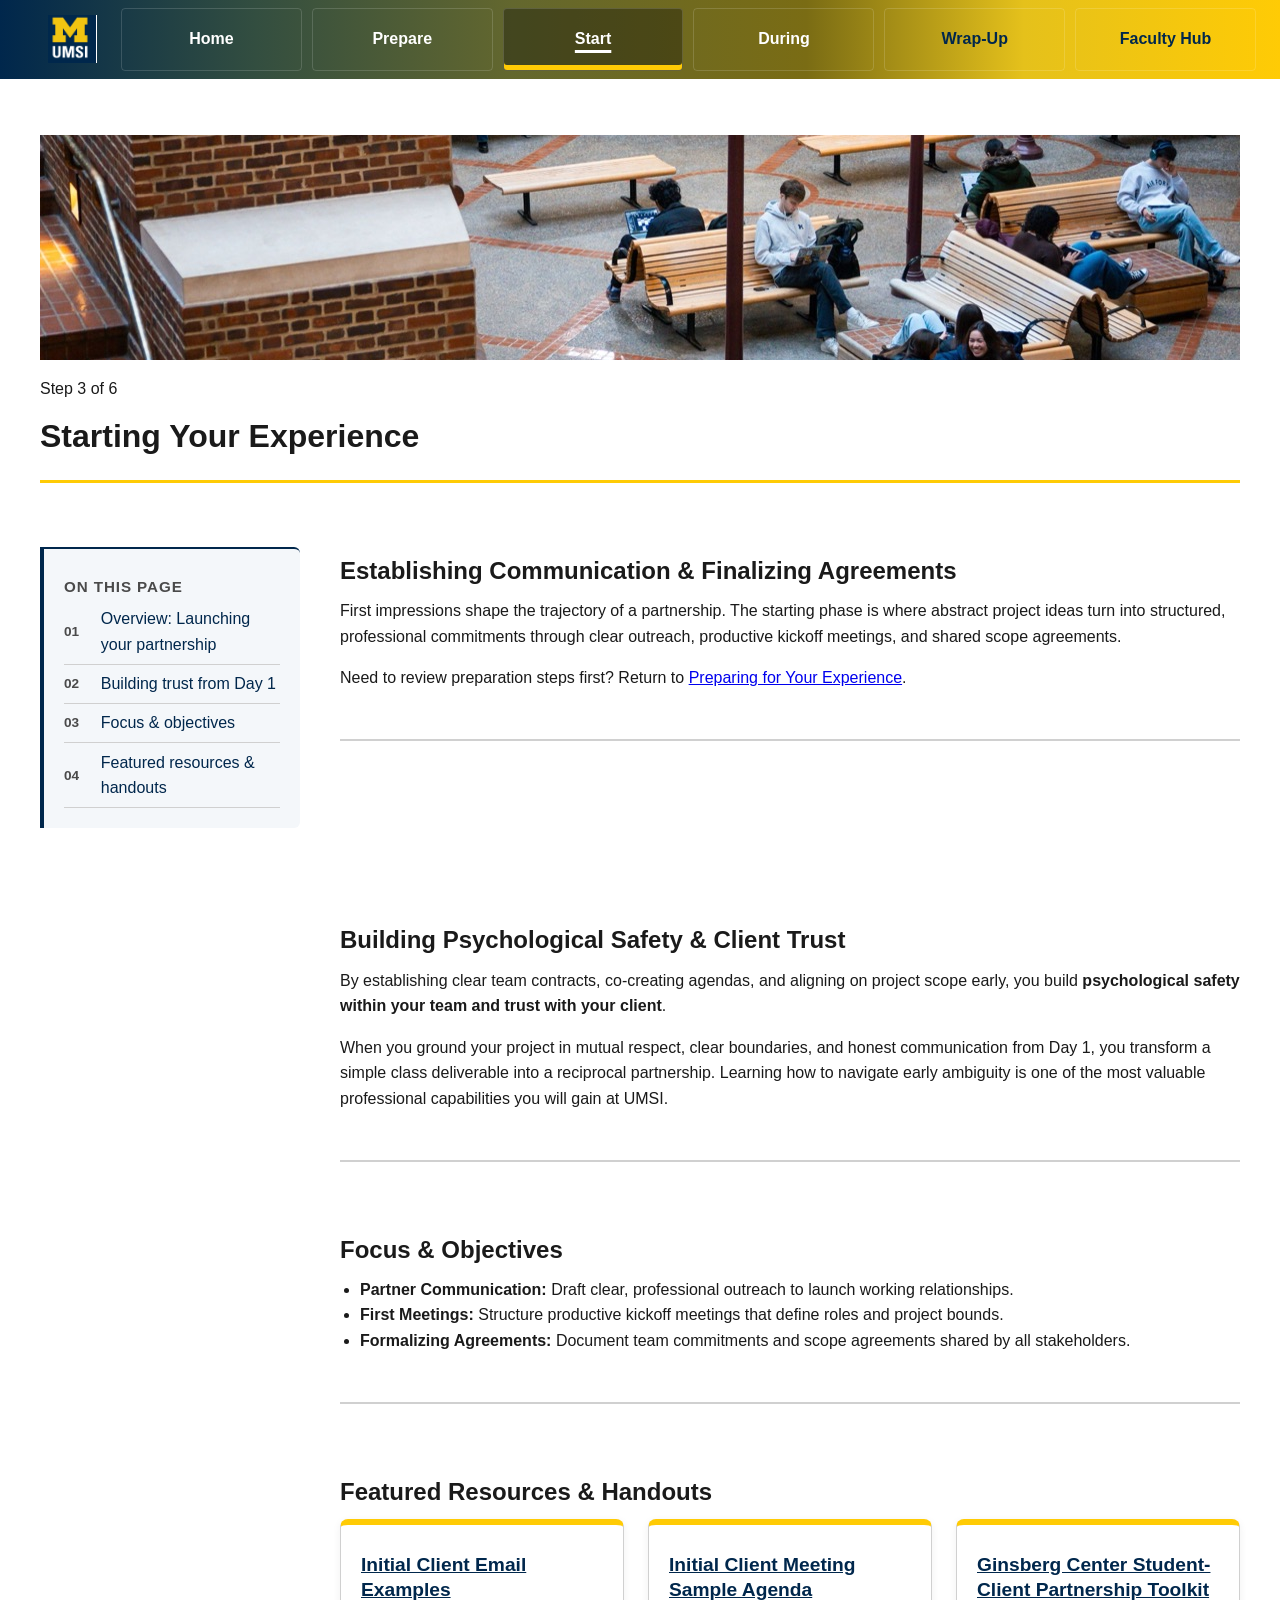
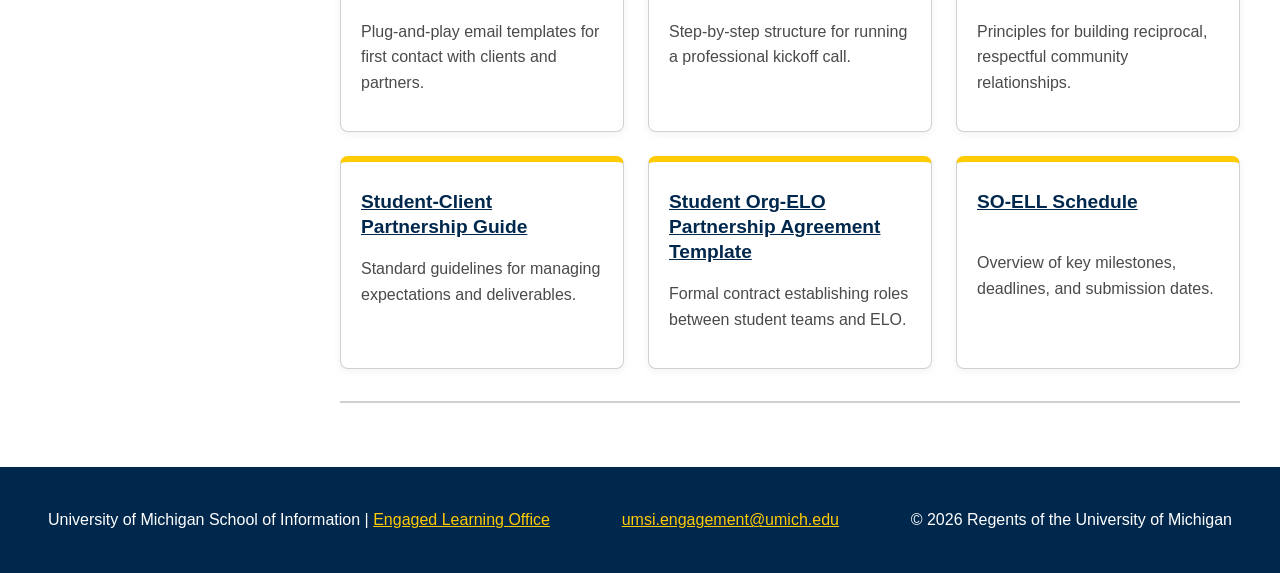
<file: starting.html>
<!DOCTYPE html>
<html lang="en">
<head>
    <meta charset="UTF-8">
    <meta name="viewport" content="width=device-width, initial-scale=1.0">
    <link rel="stylesheet" href="html5reset.css">
    <link rel="stylesheet" href="style.css">
    <link rel="icon" href="images/umsi-logo.jpg">
    <title>Starting Your Experience | UMSI</title>

</head>
<body>
 
    <header class="site-header">
      <div class="skip"><a href="#main">Skip to Main Content</a></div>
      <a href="index.html" class="brand" aria-label="Home - University of Michigan">
          <img src="images/umsi-logo.jpg" alt="University of Michigan Logo">
        </a>

        <nav class="process-nav" aria-label="Project process">
            <ol class="process-steps">
              <li><a href="index.html">Home</a></li>
              <li><a href="prep.html" title="Preparing for Your Experience">Prepare</a></li>
              <li><a href="starting.html" title="Starting Your Experience" aria-current="page" >Start</a></li>
              <li><a href="experience.html" title="During Your Experience">During</a></li>
              <li><a href="ending.html" title="Wrap-Up, Impact &amp; Next Steps">Wrap-Up</a></li>
              <li><a href="faculty.html">Faculty Hub</a></li>
            </ol>
        </nav>
    </header>

    <main id="main">
      <div class="page-title">
        <img src="images/prep-web.jpg" alt="Student project team discussing kickoff plans around a table">
        <p class="eyebrow">Step 3 of 6</p>
        <h1>Starting Your Experience</h1>
      </div>

      <nav class="on-this-page" aria-labelledby="toc-title">
        <h2 id="toc-title">On this page</h2>
        <ul>
            <li><a href="#overview">Overview: Launching your partnership</a></li>
            <li><a href="#narrative">Building trust from Day 1</a></li>
            <li><a href="#objectives">Focus &amp; objectives</a></li>
            <li><a href="#resources">Featured resources &amp; handouts</a></li>
        </ul>
      </nav>

      <section id="overview" class="content-section">
        <h2>Establishing Communication &amp; Finalizing Agreements</h2>
        <p>First impressions shape the trajectory of a partnership. The starting phase is where abstract project ideas turn into structured, professional commitments through clear outreach, productive kickoff meetings, and shared scope agreements.</p>
        <p>Need to review preparation steps first? Return to <a href="prep.html">Preparing for Your Experience</a>.</p>
      </section>

      <section id="narrative" class="content-section">
        <h2>Building Psychological Safety &amp; Client Trust</h2>
        <p>By establishing clear team contracts, co-creating agendas, and aligning on project scope early, you build <strong>psychological safety within your team and trust with your client</strong>.</p>
        <p>When you ground your project in mutual respect, clear boundaries, and honest communication from Day 1, you transform a simple class deliverable into a reciprocal partnership. Learning how to navigate early ambiguity is one of the most valuable professional capabilities you will gain at UMSI.</p>
      </section>

      <section id="objectives" class="content-section">
        <h2>Focus &amp; Objectives</h2>
        <ul>
          <li><strong>Partner Communication:</strong> Draft clear, professional outreach to launch working relationships.</li>
          <li><strong>First Meetings:</strong> Structure productive kickoff meetings that define roles and project bounds.</li>
          <li><strong>Formalizing Agreements:</strong> Document team commitments and scope agreements shared by all stakeholders.</li>
        </ul>
      </section>

      <section id="resources" class="content-section">
        <h2>Featured Resources &amp; Handouts</h2>
        <div class="card-grid">
          <article class="card">
            <h3><a href="https://docs.google.com/document/d/1fWFXwoW5fKX_Tctn97Gio5XZDwILNlqIOyKKE8Yk5J0/edit?usp=drive_link">Initial Client Email Examples</a></h3>
            <p>Plug-and-play email templates for first contact with clients and partners.</p>
          </article>
          <article class="card">
            <h3><a href="https://docs.google.com/document/d/1ItXxYauAcPoaGMUZWuJsX-OLFfGmeBOWT7JNhoZxGyU/edit?usp=drive_link">Initial Client Meeting Sample Agenda</a></h3>
            <p>Step-by-step structure for running a professional kickoff call.</p>
          </article>
          <article class="card">
            <h3><a href="https://ginsberg.umich.edu/article/campus-community-partnerships-toolkit">Ginsberg Center Student-Client Partnership Toolkit</a></h3>
            <p>Principles for building reciprocal, respectful community relationships.</p>
          </article>
          <article class="card">
            <h3><a href="https://drive.google.com/file/d/12ealxkKCvOZajxK7doyUXu_k2LyKPUP2/view?usp=drive_link">Student-Client Partnership Guide</a></h3>
            <p>Standard guidelines for managing expectations and deliverables.</p>
          </article>
          <article class="card">
            <h3><a href="https://docs.google.com/document/d/1y5Y2wc1ADz0n_ht26kPYlFK3Zm9i3UR_Z0OMWP3Q_xQ/edit?usp=drive_link">Student Org-ELO Partnership Agreement Template</a></h3>
            <p>Formal contract establishing roles between student teams and ELO.</p>
          </article>
          <article class="card">
            <h3><a href="https://docs.google.com/spreadsheets/d/1YeK2WerSbhaU5hjEg9wxdXmzBx9lgRy2yHBKAH-SxiA/edit?gid=166831640#gid=166831640">SO-ELL Schedule</a></h3>
            <p>Overview of key milestones, deadlines, and submission dates.</p>
          </article>
        </div>
      </section>
    </main>

<footer class="site-footer">
        <p>University of Michigan School of Information | <a href="https://www.si.umich.edu/programs/engaged-learning/about-engaged-learning-office">Engaged Learning Office</a></p>
        <address>
            <a href="mailto:umsi.engagement@umich.edu">umsi.engagement@umich.edu</a>
        </address>
        <p>&copy; <span id="current-year">2026</span> Regents of the University of Michigan</p>
    </footer>
<script src="script.js"></script>
</body>
</html>
</file>
<file: style.css>
:root {
    --um-blue: #00274C;
    --um-maize: #FFCB05;
    --text: #1a1a1a;
    --muted: #4a4a4a;
    --surface: #ffffff;
    --border: #d0d0d0;

    --step-1: #00274C;
    --step-2: #334E40;
    --step-3: #63672E;
    --step-4: #7A6C14;
    --step-5: #E5C11B;
    --step-6: #FFCB05;  

    /* Space used by the sticky bar, so anchor links are not hidden under it */
    --sticky-offset: 3.5rem;
}

html {
    scroll-behavior: smooth;
    scroll-padding-top: var(--sticky-offset); /* keeps headings visible when jumping */
}

body {
    font-family: Arial, Helvetica, sans-serif;
    font-size: 1rem;
    line-height: 1.6;
    color: var(--text);
    background-color: var(--surface);
}
 
h1 { font-size: 2rem; line-height: 1.2; margin: 0 0 0.5rem; }
h2 { font-size: 1.5rem; line-height: 1.3; margin: 2rem 0 0.75rem; }
h3 { font-size: 1.2rem; line-height: 1.3; margin: 1.25rem 0 0.5rem; }
p { margin: 0 0 1rem; }

main ul,
main ol {
    margin: 0 0 1rem 1.25rem;   /* indent lists so the bullets show */
}

main ul { list-style: disc; }
main ol { list-style: decimal; }
main ul ul { list-style: circle; }

main {
    padding: 1rem;
    max-width: 48rem;
    margin: 0 auto;
}

.site-header {
    display: flex;
    flex-direction: column;
    align-items: center;
    justify-content: center;
    padding: 0.5rem 1rem;
    gap: 0.5rem;
    /* 기존에 작성하신 6단계 그라데이션 그대로 유지! */
    background: linear-gradient(
        90deg,
        var(--step-1) 0%,
        var(--step-2) 20%,
        var(--step-3) 40%,
        var(--step-4) 63%,
        var(--step-5) 80%,
        var(--step-6) 100%
    );
}
.brand {
    flex: 0 0 auto;
    width: 3rem;
    aspect-ratio: 1 / 1;      
    padding: 0;
    background-color: var(--step-1);
    border-right: 1px solid #ffffff;
}

.brand img {
    max-height: 44px;
    width: auto;
    display: block;
}

.process-nav {
    width: 100%;
    display: flex;
    justify-content: center;
}

.process-steps {
    display: grid;
    grid-template-columns: repeat(3, 1fr);
    gap: 4px;
    width: 100%; 
    padding: 0;
    margin: 0 auto;
    list-style: none;
}

.process-steps li {
    flex: 1 1 0;
    min-width: 0;
}

.process-steps a {
    display: flex;
    align-items: center;
    justify-content: center;
    padding: 0.45rem 0.25rem;
    min-height: 40px;  
    text-align: center;
    text-decoration: none;
    font-weight: bold;
    font-size: 0.95rem;
    line-height: 1.15;
    overflow-wrap: break-word;
    color: #ffffff;
    border-radius: 4px;  
    border: 1px solid rgba(255, 255, 255, 0.15); 
    transition: transform 0.15s ease, filter 0.15s ease;
}
.process-steps li:nth-child(1) a { background-color: #00274C; color: #FFFFFF; }
.process-steps li:nth-child(2) a { background-color: #2B4C3F; color: #FFFFFF; }
.process-steps li:nth-child(3) a { background-color: #545E2A; color: #FFFFFF; }
.process-steps li:nth-child(4) a { background-color: #7A6C14; color: #FFFFFF; }
.process-steps li:nth-child(5) a { background-color: #D4AF17; color: #00274C; }
.process-steps li:nth-child(6) a { background-color: #FFCB05; color: #00274C; }

.process-steps li:nth-child(1) a[aria-current="page"],
.process-steps li:nth-child(2) a[aria-current="page"],
.process-steps li:nth-child(3) a[aria-current="page"],
.process-steps li:nth-child(4) a[aria-current="page"] {
    box-shadow: inset 0 -4px 0 #FFCB05;
}

.process-steps li:nth-child(5) a[aria-current="page"],
.process-steps li:nth-child(6) a[aria-current="page"] {
    box-shadow: inset 0 -5px 0 #00274C;
}
.process-steps a:focus-visible {
    outline: 3px solid var(--um-blue);
    outline-offset: -4px;
    box-shadow: inset 0 0 0 6px #ffffff;
}
.process-steps a:hover {
    text-decoration: underline;
}

.process-steps a:focus {
    outline: 3px solid #ffffff;
    outline-offset: -6px;
}

.process-steps a[aria-current="page"] {
    text-decoration: underline;
    text-decoration-thickness: 3px;
    text-underline-offset: 0.35em;
}

main img {
    display: block; 
    width: 100%; 
    max-width: 1200px; 
    height: auto; 
    margin: 0 auto 30px auto;
}

.skip {
    position: relative;
}

.skip a {
    position: absolute;
    left: -9999px;        
    top: auto;
    background: #ffffff;
    color: #000000;
    padding: 8px 12px;
    z-index: 1000;
    text-decoration: none;
}

.skip a:focus {
    left: 0.5rem;
    top: 0.5rem;          
}

nav a:focus {
    outline: 2px solid white;
    outline-offset: 3px;
}

.page-title {
    padding: 1.5rem 0 1rem;
    border-bottom: 3px solid var(--um-maize);
}

.page-title img {
    display: block;
    width: 100%;
    height: 25vh;
    height: 25svh;
    min-height: 8rem;
    object-fit: cover;
    margin: 0 0 1rem;
}

.page-title img.hero-bottom {
    object-position: center 60%;
}

.video {
    position: relative;
    width: 100%;
    aspect-ratio: 16 / 9;
    margin: 1rem 0;
}

.video iframe {
    position: absolute;
    inset: 0;
    width: 100%;
    height: 100%;
    border: 0;
}

.on-this-page {
    margin: 1.5rem 0;
    padding: 0.25rem 0 0.5rem;
    border-top: 2px solid var(--um-blue);
}

.on-this-page h2 {
    margin: 0.5rem 0 0.2rem;
    font-size: 0.95rem;
    letter-spacing: 0.06em;
    text-transform: uppercase;
    color: var(--muted);
}

.on-this-page ul {
    list-style: none;
    margin: 0;
    padding: 0;
    counter-reset: toc;
}

.on-this-page li {
    counter-increment: toc;
    position: relative;
    border-bottom: 1px solid var(--border);
}

.on-this-page a::after {
    content: "";
    position: absolute;
    inset: -0.5rem 0;
}

.on-this-page a {
    display: flex;
    align-items: center;
    gap: 0.3rem;
    padding: 0.4rem 0;
    color: var(--um-blue);
    text-decoration: none;
}

.on-this-page a::before {
    content: counter(toc, decimal-leading-zero);
    flex: 0 0 auto;
    min-width: 2rem;
    font-size: 0.85rem;
    font-weight: bold;
    color: var(--muted);
}

.on-this-page a:hover,
.on-this-page a:focus {
    text-decoration: underline;
}

 
.content-section {
    padding-bottom: 2rem;
    border-bottom: 2px solid var(--border);
}

.content-section,
.on-this-page {
    scroll-margin-top: var(--sticky-offset);
}

/* ---------- Card Grid ---------- */
.card-grid {
    display: grid;
    grid-template-columns: repeat(auto-fit, minmax(min(100%, 16rem), 1fr));
    gap: 1rem;
}

.card {
    display: flex;
    flex-direction: column;
    padding: 1.25rem;
    background-color: #ffffff;
    border: 1px solid var(--border);
    border-top: 6px solid var(--um-maize);
    border-radius: 8px;
    box-shadow: 0 2px 8px rgba(0, 0, 0, 0.06);
    transition: transform 0.2s ease, box-shadow 0.2s ease;
}

.card:hover {
    transform: translateY(-3px);
    box-shadow: 0 8px 18px rgba(0, 39, 76, 0.12);
}

.card h3 {
    margin-top: 0;
}

.card p {
    flex-grow: 1;
    color: var(--muted);
}

.card a {
    display: inline-block;
    min-height: 44px;
    padding: 0.5rem 0;
    font-weight: bold;
    color: var(--um-blue);
}

/* footer */
.site-footer {
    margin-top: 2rem;
    padding: 1.5rem 1rem;
    background-color: var(--um-blue);
    color: #ffffff;
}

.site-footer a {
    color: var(--um-maize);
}

.site-footer p,
.site-footer address {
    margin: 0.5rem 0;
    font-style: normal;
}

/* ---------- Data table ---------- */
.data-table {
    width: 100%;
    border-collapse: collapse;
    font-family: sans-serif;
    margin: 20px 0;
}

.data-table th,
.data-table td {
    padding: 12px;
    text-align: left;
    border: 1px solid #dddddd;
}

.data-table thead tr {
    background-color: #f2f2f2;
    border-bottom: 2px solid #cccccc;
}

.data-table th {
    font-weight: bold;
}

.data-table tbody tr {
    border-bottom: 1px solid #dddddd;
}

.data-table tbody tr:nth-child(even) {
    background-color: #fafafa;
}

.data-table tbody td:first-child {
    font-weight: bold;
}

.table-scroll {
    overflow-x: auto;
    -webkit-overflow-scrolling: touch;
    margin: 1rem 0;
}
.table-scroll:focus-visible {
    outline: 3px solid #00274C;
    outline-offset: 2px;
    border-radius: 4px;
}
.table-scroll .data-table {
    min-width: 32rem;
    margin: 0;
}

@media (prefers-reduced-motion: reduce) {
    html {
        scroll-behavior: auto;
    }
}

@media (min-width: 768px) {
    .site-header {
        display: flex;
        flex-direction: row;
        justify-content: center;
        align-items: center;
        margin: 0; /* 바 위아래 흰 틈이 생기지 않도록 0으로 설정 */
        padding: 0.5rem 1.5rem;
        gap: 1.5rem;
    }

    .process-nav {
        width: auto;
        flex: 1;
    }

    .process-steps {
        display: grid;
        grid-template-columns: repeat(6, 1fr);
        gap: 6px;
        list-style: none;
        padding: 0;
        margin: 0;
    }

    .process-steps li {
        display: flex;
    }

    .process-steps li a {
        display: flex;             
        justify-content: center;   
        align-items: center;       
        text-align: center;       
        width: 100%;               
        padding: 0.65rem 0.5rem;
        font-size: 1rem;
        font-weight: 600;
        border-radius: 4px;
        text-decoration: none;
        transition: transform 0.15s ease, background-color 0.15s ease;
    }
.process-steps li:nth-child(1) a,
.process-steps li:nth-child(2) a,
.process-steps li:nth-child(3) a,
.process-steps li:nth-child(4) a {
    background-color: transparent;
    color: #ffffff;
}

.process-steps li:nth-child(5) a,
.process-steps li:nth-child(6) a {
    background-color: transparent;
    color: var(--um-blue); /* #00274C 진한 남색 */
}
 
.process-steps li:nth-child(1) a:hover,
.process-steps li:nth-child(2) a:hover,
.process-steps li:nth-child(3) a:hover,
.process-steps li:nth-child(4) a:hover {
    background-color: rgba(0, 0, 0, 0.25);
    color: #ffffff;
    text-decoration: underline;
}

.process-steps li:nth-child(5) a:hover,
.process-steps li:nth-child(6) a:hover {
    background-color: rgba(255, 255, 255, 0.35);
    color: var(--um-blue);
    text-decoration: underline;
}
 
.process-steps li:nth-child(1) a[aria-current="page"],
.process-steps li:nth-child(2) a[aria-current="page"],
.process-steps li:nth-child(3) a[aria-current="page"],
.process-steps li:nth-child(4) a[aria-current="page"] {
    background-color: rgba(0, 0, 0, 0.32);
    color: #ffffff;
    box-shadow: inset 0 -5px 0 var(--um-maize);  
}

.process-steps li:nth-child(5) a[aria-current="page"],
.process-steps li:nth-child(6) a[aria-current="page"] {
    background-color: rgba(255, 255, 255, 0.5);
    color: var(--um-blue);
    box-shadow: inset 0 -5px 0 var(--um-blue);
}
 .process-steps li a:focus-visible {
    outline: 3px solid var(--um-blue);
    outline-offset: -4px;
    box-shadow: inset 0 0 0 6px #ffffff;  
}

    .card-grid {
        display: grid;
        grid-template-columns: repeat(2, 1fr);
        gap: 1.25rem;
    }

    .page-title img {
        max-height: 360px;
        width: 100%;
        object-fit: cover;
    }
}


@media (min-width: 1024px) {
    .process-steps {
        max-width: none;
        gap: 10px;
    }

    main {
        max-width: 75rem;
        margin: 0 auto;
        padding: 2rem;
        display: grid;
        grid-template-columns: 260px 1fr;
        gap: 2.5rem;
        align-items: start;
    }

    .page-title {
        grid-column: 1 / -1;
    }

    .on-this-page {
        grid-column: 1 / 2;
        position: sticky;
        top: 6rem;
        background-color: #F4F7FA;
        border-left: 4px solid #00274C;
        padding: 1.25rem;
        border-radius: 0 6px 6px 0;
    }

    .content-section {
        grid-column: 2 / 3;
    }

    .card-grid {
        grid-template-columns: repeat(3, 1fr);
        gap: 1.5rem;
    }

    .site-footer {
        display: flex;
        justify-content: space-between;
        align-items: center;
        padding: 2rem 3rem;
    }
}
</file>
